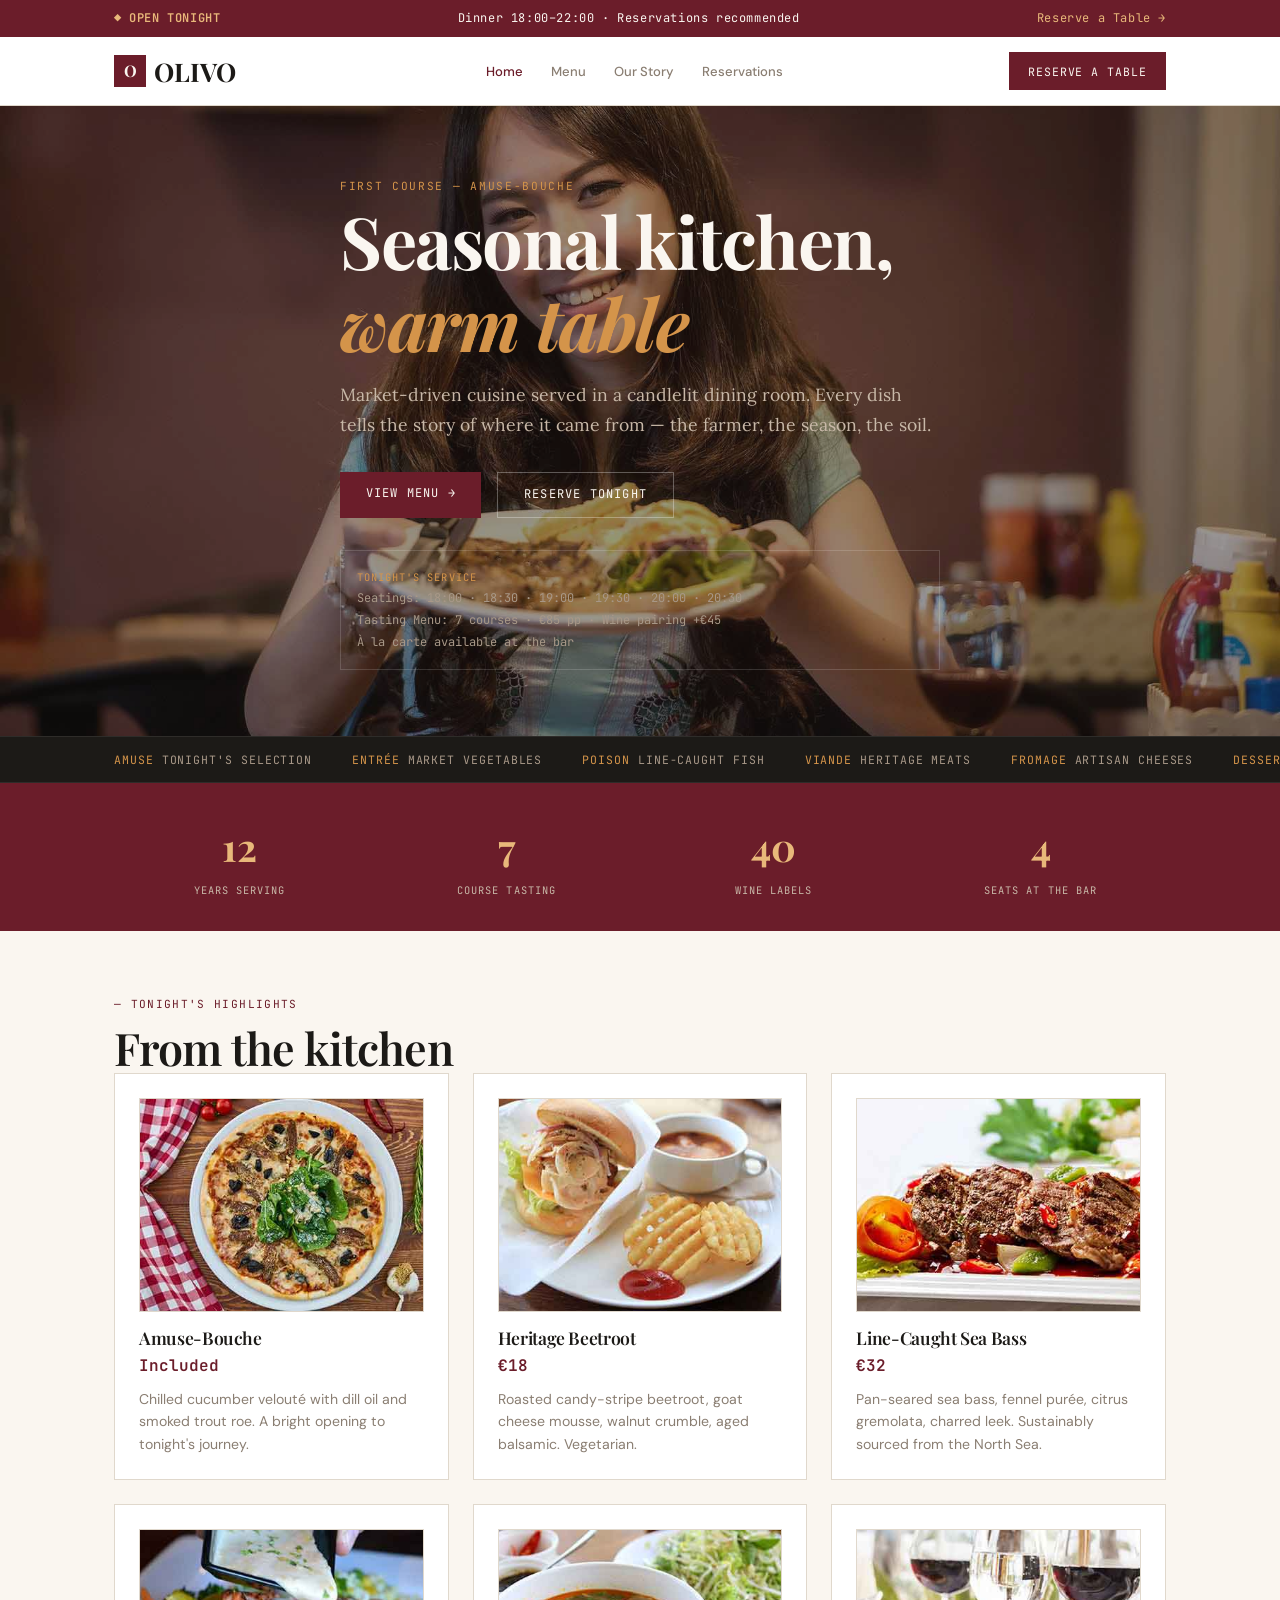
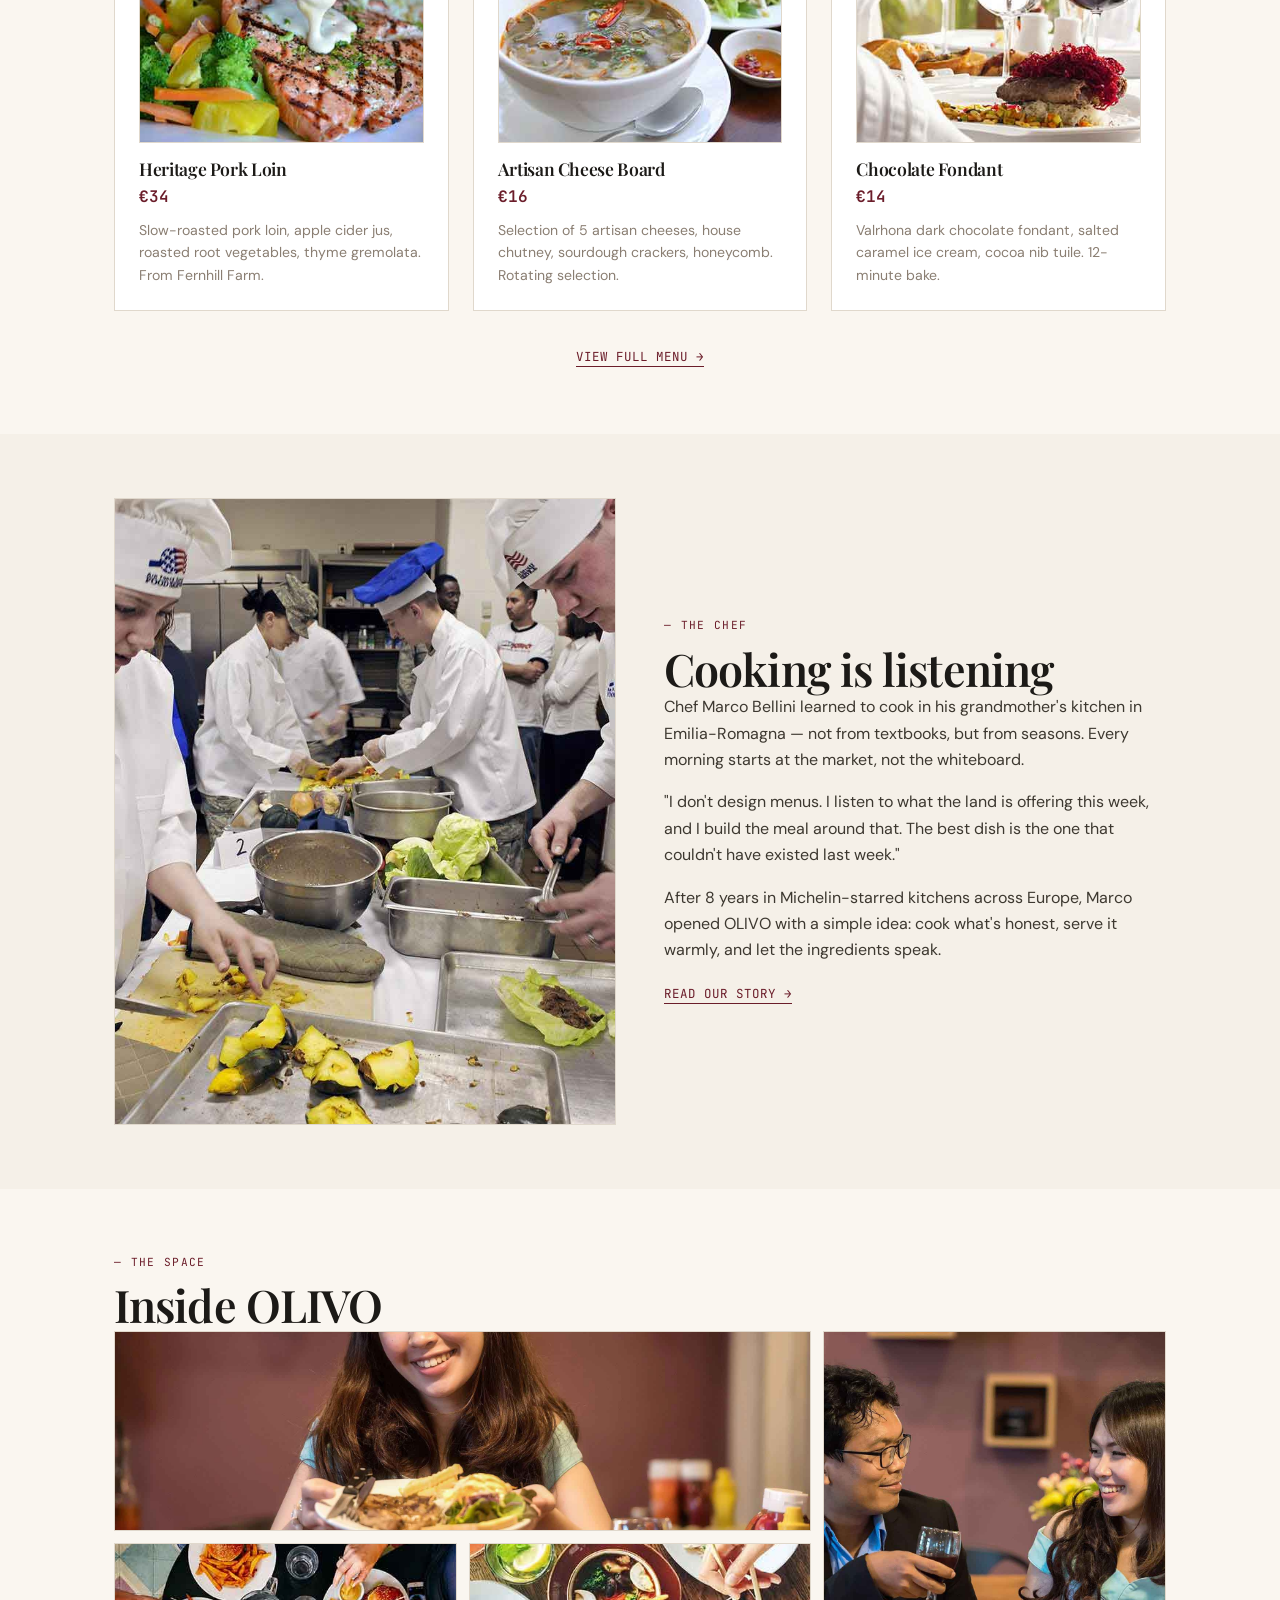
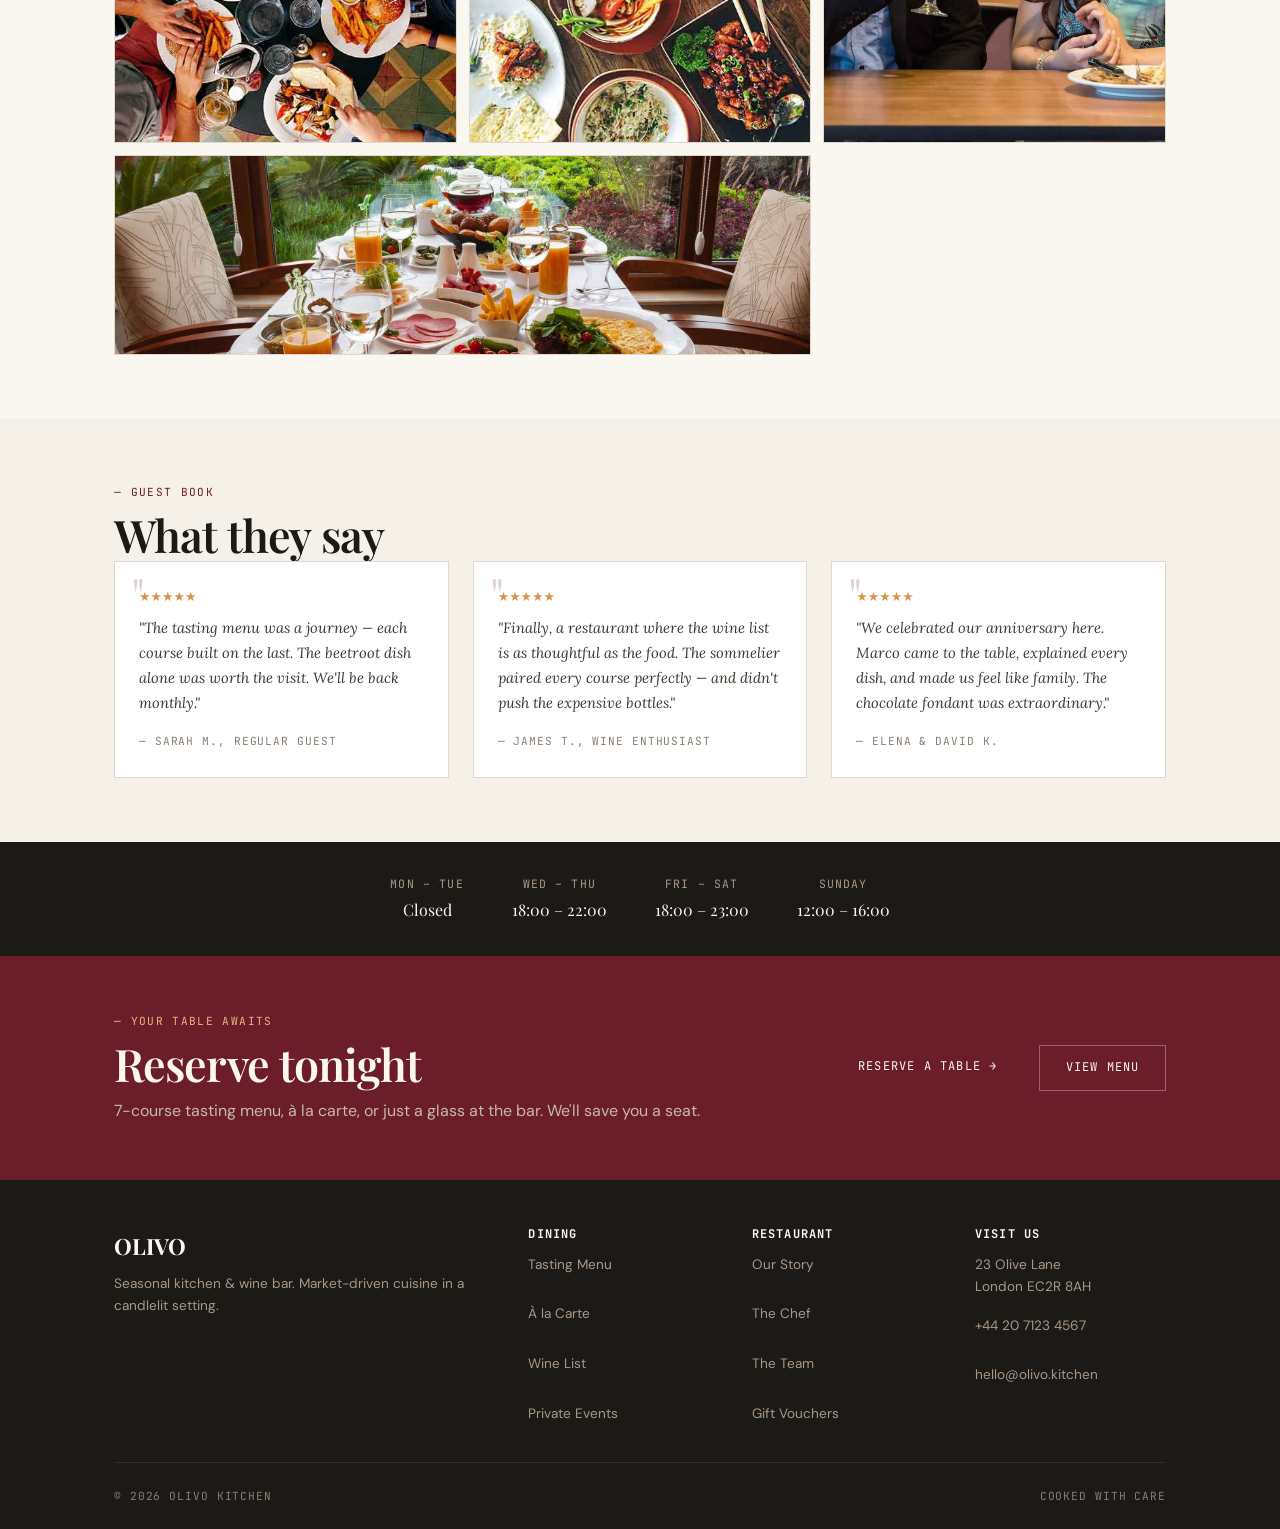
<file: index.html>
<!DOCTYPE html>
<html lang="en">
<head>
  <meta charset="UTF-8" />
  <meta name="viewport" content="width=device-width, initial-scale=1.0" />
  <title>OLIVO — Seasonal Kitchen &amp; Wine Bar</title>
  <meta name="description" content="OLIVO serves seasonal, market-driven cuisine in a warm, candlelit setting. Reservations open for dinner service." />
  <link rel="preconnect" href="https://fonts.googleapis.com" />
  <link rel="preconnect" href="https://fonts.gstatic.com" crossorigin />
  <link href="https://fonts.googleapis.com/css2?family=Playfair+Display:ital,wght@0,400;0,500;0,600;0,700;1,400;1,500&family=Lora:ital,wght@0,400;0,500;1,400;1,500&family=DM+Sans:wght@400;500;600;700&family=JetBrains+Mono:wght@400;500;600;700&display=swap" rel="stylesheet" />
  <link rel="stylesheet" href="assets/css/base.css" />
</head>
<body>

  <!-- RESERVATION BAR -->
  <div class="reservation-bar">
    <div class="container">
      <span class="live">◆ OPEN TONIGHT</span>
      <span>Dinner 18:00–22:00 · Reservations recommended</span>
      <a href="contact.html">Reserve a Table →</a>
    </div>
  </div>

  <!-- HEADER -->
  <header class="sitehead">
    <div class="container">
      <a href="index.html" class="mark"><span class="glyph">O</span>OLIVO</a>
      <nav id="mainnav">
        <a href="index.html" class="active">Home</a>
        <a href="menu.html">Menu</a>
        <a href="about.html">Our Story</a>
        <a href="contact.html">Reservations</a>
      </nav>
      <a href="contact.html" class="cta">Reserve a Table</a>
      <button class="burger" id="burger" aria-label="Menu">☰</button>
    </div>
  </header>

  <!-- HERO — TASTING MENU OPENING -->
  <section class="hero-tasting">
    <div class="bg" style="background-image:url('assets/img/slider-1.jpg')"></div>
    <div class="container">
      <div class="content">
        <span class="course-number">First Course — Amuse-Bouche</span>
        <h1>Seasonal kitchen, <em>warm&nbsp;table</em></h1>
        <p class="lead">Market-driven cuisine served in a candlelit dining room. Every dish tells the story of where it came from — the farmer, the season, the soil.</p>
        <div class="hero-actions">
          <a href="menu.html" class="btn-primary">View Menu →</a>
          <a href="contact.html" class="btn-ghost">Reserve Tonight</a>
        </div>
        <div class="spec-box reveal">
          <span class="spec-label">Tonight's Service</span><br />
          Seatings: 18:00 · 18:30 · 19:00 · 19:30 · 20:00 · 20:30<br />
          Tasting Menu: 7 courses · €85 pp · Wine pairing +€45<br />
          À la carte available at the bar
        </div>
      </div>
    </div>
  </section>

  <!-- COURSE STRIP -->
  <div class="course-strip">
    <div class="container">
      <div class="item"><span>Amuse</span> Tonight's Selection</div>
      <div class="item"><span>Entrée</span> Market Vegetables</div>
      <div class="item"><span>Poison</span> Line-Caught Fish</div>
      <div class="item"><span>Viande</span> Heritage Meats</div>
      <div class="item"><span>Fromage</span> Artisan Cheeses</div>
      <div class="item"><span>Dessert</span> Seasonal Sweet</div>
      <div class="item"><span>Mignardises</span> Petits Fours</div>
    </div>
  </div>

  <!-- READOUTS -->
  <section class="readouts">
    <div class="container">
      <div class="cell reveal"><span class="per" data-count="12">0</span><span class="label">Years serving</span></div>
      <div class="cell reveal d1"><span class="per" data-count="7">0</span><span class="label">Course tasting</span></div>
      <div class="cell reveal d2"><span class="per" data-count="40">0</span><span class="label">Wine labels</span></div>
      <div class="cell reveal d3"><span class="per" data-count="4">0</span><span class="label">Seats at the bar</span></div>
    </div>
  </section>

  <!-- SIGNATURE DISHES -->
  <section class="section">
    <div class="container">
      <span class="kicker">Tonight's Highlights</span>
      <h2>From the&nbsp;kitchen</h2>
      <div class="menu-grid">
        <div class="menu-card reveal">
          <div class="frame"><img src="assets/img/menu-1.jpg" alt="Amuse-bouche" /></div>
          <h3>Amuse-Bouche</h3>
          <div class="price">Included</div>
          <p>Chilled cucumber velouté with dill oil and smoked trout roe. A bright opening to tonight's journey.</p>
        </div>
        <div class="menu-card reveal d1">
          <div class="frame"><img src="assets/img/menu-2.jpg" alt="Heritage beetroot" /></div>
          <h3>Heritage Beetroot</h3>
          <div class="price">€18</div>
          <p>Roasted candy-stripe beetroot, goat cheese mousse, walnut crumble, aged balsamic. Vegetarian.</p>
        </div>
        <div class="menu-card reveal d2">
          <div class="frame"><img src="assets/img/menu-3.jpg" alt="Line-caught sea bass" /></div>
          <h3>Line-Caught Sea Bass</h3>
          <div class="price">€32</div>
          <p>Pan-seared sea bass, fennel purée, citrus gremolata, charred leek. Sustainably sourced from the North Sea.</p>
        </div>
        <div class="menu-card reveal">
          <div class="frame"><img src="assets/img/menu-4.jpg" alt="Heritage pork loin" /></div>
          <h3>Heritage Pork Loin</h3>
          <div class="price">€34</div>
          <p>Slow-roasted pork loin, apple cider jus, roasted root vegetables, thyme gremolata. From Fernhill Farm.</p>
        </div>
        <div class="menu-card reveal d1">
          <div class="frame"><img src="assets/img/menu-5.jpg" alt="Artisan cheese board" /></div>
          <h3>Artisan Cheese Board</h3>
          <div class="price">€16</div>
          <p>Selection of 5 artisan cheeses, house chutney, sourdough crackers, honeycomb. Rotating selection.</p>
        </div>
        <div class="menu-card reveal d2">
          <div class="frame"><img src="assets/img/menu-6.jpg" alt="Chocolate fondant" /></div>
          <h3>Chocolate Fondant</h3>
          <div class="price">€14</div>
          <p>Valrhona dark chocolate fondant, salted caramel ice cream, cocoa nib tuile. 12-minute bake.</p>
        </div>
      </div>
      <div style="text-align:center;margin-top:2rem">
        <a href="menu.html" class="link">View full menu →</a>
      </div>
    </div>
  </section>

  <!-- CHEF STORY -->
  <section class="section section--wash">
    <div class="container">
      <div class="feature">
        <div class="frame reveal"><img src="assets/img/about-us.jpg" alt="Chef at work" /></div>
        <div>
          <span class="kicker">The Chef</span>
          <h2>Cooking is&nbsp;listening</h2>
          <p>Chef Marco Bellini learned to cook in his grandmother's kitchen in Emilia-Romagna — not from textbooks, but from seasons. Every morning starts at the market, not the whiteboard.</p>
          <p>"I don't design menus. I listen to what the land is offering this week, and I build the meal around that. The best dish is the one that couldn't have existed last week."</p>
          <p>After 8 years in Michelin-starred kitchens across Europe, Marco opened OLIVO with a simple idea: cook what's honest, serve it warmly, and let the ingredients speak.</p>
          <a href="about.html" class="link">Read our story →</a>
        </div>
      </div>
    </div>
  </section>

  <!-- DINING GALLERY -->
  <section class="section">
    <div class="container">
      <span class="kicker">The Space</span>
      <h2>Inside&nbsp;OLIVO</h2>
      <div class="gallery-mosaic">
        <div class="item wide reveal"><img src="assets/img/slider-1.jpg" alt="Dining room" /></div>
        <div class="item tall reveal d1"><img src="assets/img/slider-2.jpg" alt="Bar area" /></div>
        <div class="item reveal d2"><img src="assets/img/menu-7.jpg" alt="Plating" /></div>
        <div class="item reveal d3"><img src="assets/img/menu-8.jpg" alt="Wine service" /></div>
        <div class="item wide reveal"><img src="assets/img/slider-3.jpg" alt="Private dining" /></div>
      </div>
    </div>
  </section>

  <!-- TESTIMONIALS -->
  <section class="section section--wash">
    <div class="container">
      <span class="kicker">Guest Book</span>
      <h2>What they&nbsp;say</h2>
      <div class="testimonials-grid">
        <div class="testimonial reveal">
          <div class="stars">★★★★★</div>
          <p>"The tasting menu was a journey — each course built on the last. The beetroot dish alone was worth the visit. We'll be back monthly."</p>
          <span class="author">— Sarah M., regular guest</span>
        </div>
        <div class="testimonial reveal d1">
          <div class="stars">★★★★★</div>
          <p>"Finally, a restaurant where the wine list is as thoughtful as the food. The sommelier paired every course perfectly — and didn't push the expensive bottles."</p>
          <span class="author">— James T., wine enthusiast</span>
        </div>
        <div class="testimonial reveal d2">
          <div class="stars">★★★★★</div>
          <p>"We celebrated our anniversary here. Marco came to the table, explained every dish, and made us feel like family. The chocolate fondant was extraordinary."</p>
          <span class="author">— Elena & David K.</span>
        </div>
      </div>
    </div>
  </section>

  <!-- HOURS -->
  <div class="hours-strip">
    <div class="container">
      <div><div class="day">Mon – Tue</div><div class="time">Closed</div></div>
      <div><div class="day">Wed – Thu</div><div class="time">18:00 – 22:00</div></div>
      <div><div class="day">Fri – Sat</div><div class="time">18:00 – 23:00</div></div>
      <div><div class="day">Sunday</div><div class="time">12:00 – 16:00</div></div>
    </div>
  </div>

  <!-- CTA -->
  <section class="cta-band">
    <div class="container">
      <div>
        <span class="kicker">Your Table Awaits</span>
        <h2>Reserve&nbsp;tonight</h2>
        <p>7-course tasting menu, à la carte, or just a glass at the bar. We'll save you a seat.</p>
      </div>
      <div class="actions">
        <a href="contact.html" class="btn-primary">Reserve a Table →</a>
        <a href="menu.html" class="btn-ghost">View Menu</a>
      </div>
    </div>
  </section>

  <!-- FOOTER -->
  <footer class="footer">
    <div class="container">
      <div class="footer-grid">
        <div>
          <div class="brand">OLIVO</div>
          <p>Seasonal kitchen & wine bar. Market-driven cuisine in a candlelit setting.</p>
        </div>
        <div>
          <h4>Dining</h4>
          <a href="menu.html">Tasting Menu</a><br />
          <a href="menu.html">À la Carte</a><br />
          <a href="menu.html">Wine List</a><br />
          <a href="contact.html">Private Events</a>
        </div>
        <div>
          <h4>Restaurant</h4>
          <a href="about.html">Our Story</a><br />
          <a href="about.html">The Chef</a><br />
          <a href="about.html">The Team</a><br />
          <a href="contact.html">Gift Vouchers</a>
        </div>
        <div>
          <h4>Visit Us</h4>
          <p>23 Olive Lane<br />London EC2R 8AH</p>
          <a href="tel:+442071234567">+44 20 7123 4567</a><br />
          <a href="mailto:hello@olivo.kitchen">hello@olivo.kitchen</a>
        </div>
      </div>
      <div class="base">
        <span>© <span data-year></span> OLIVO Kitchen</span>
        <span>Cooked with care</span>
      </div>
    </div>
  </footer>

  <script src="assets/js/main.js"></script>
</body>
</html>
</file>
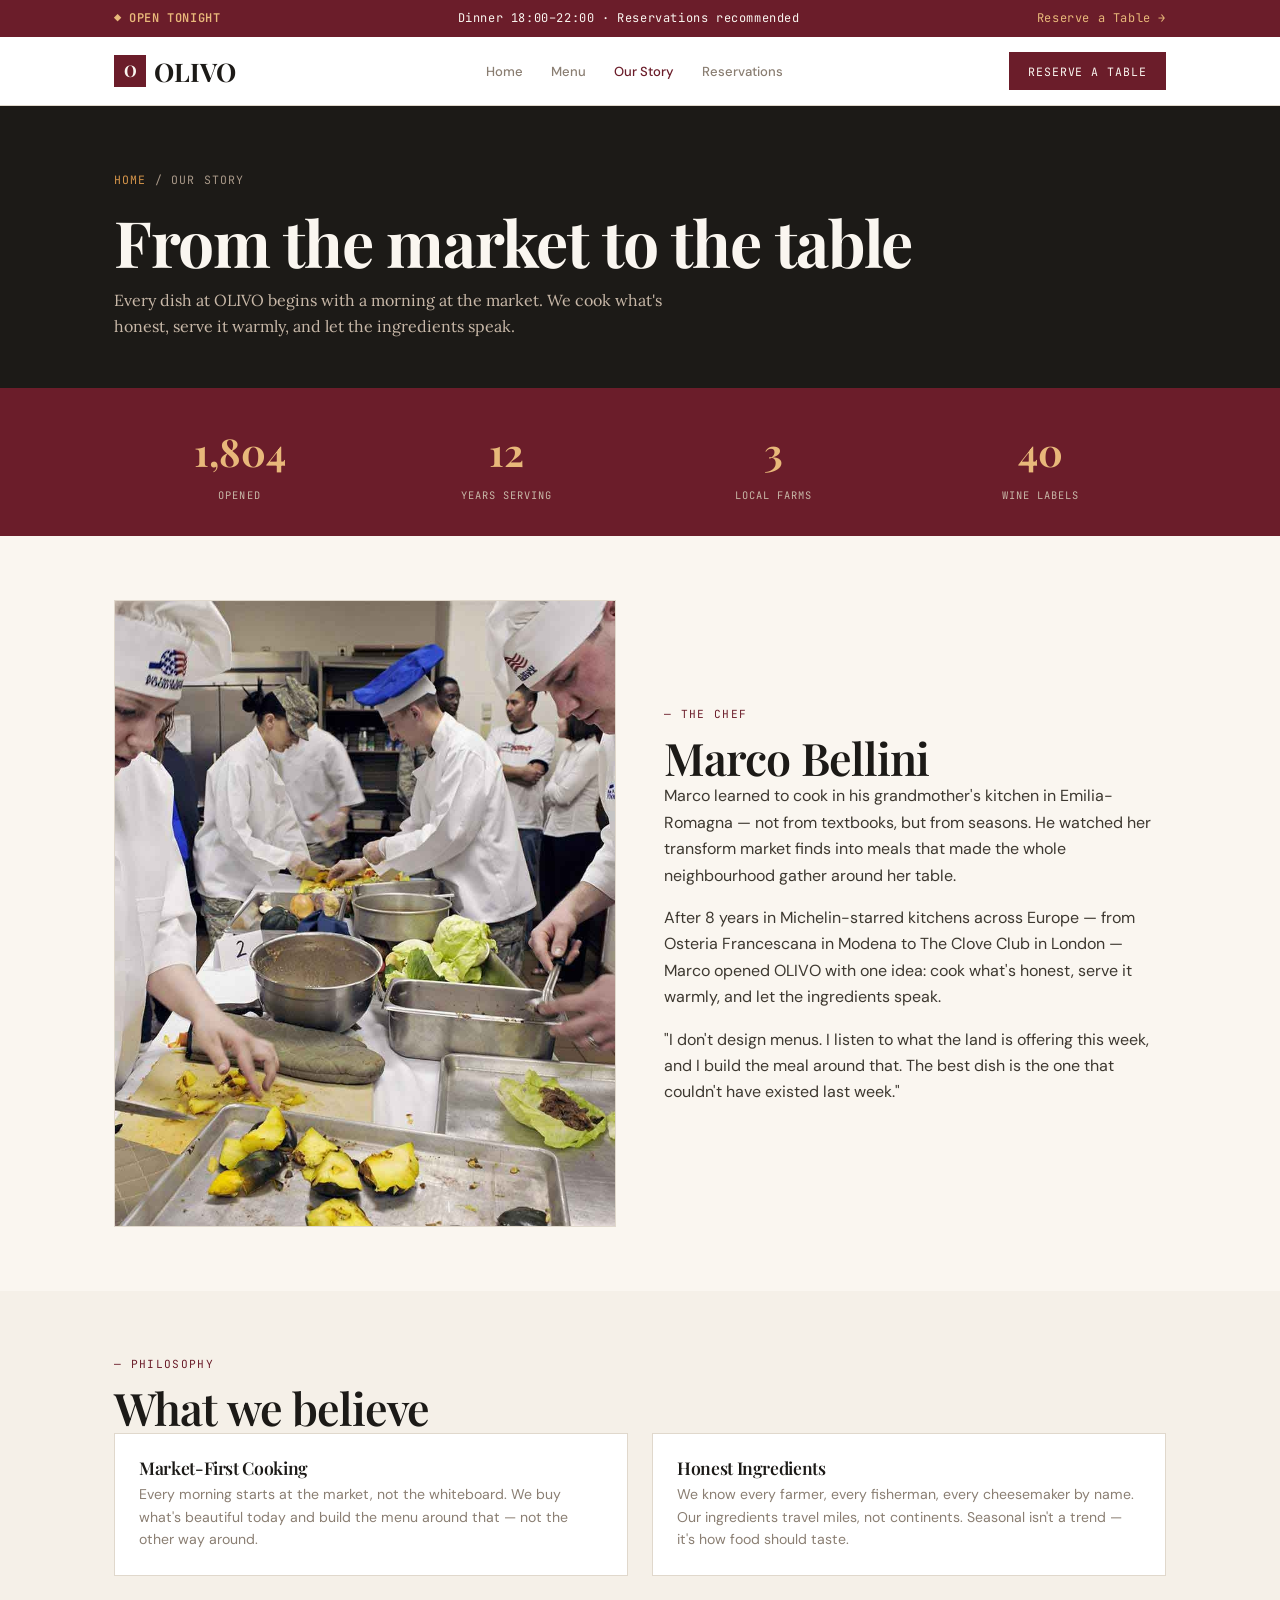
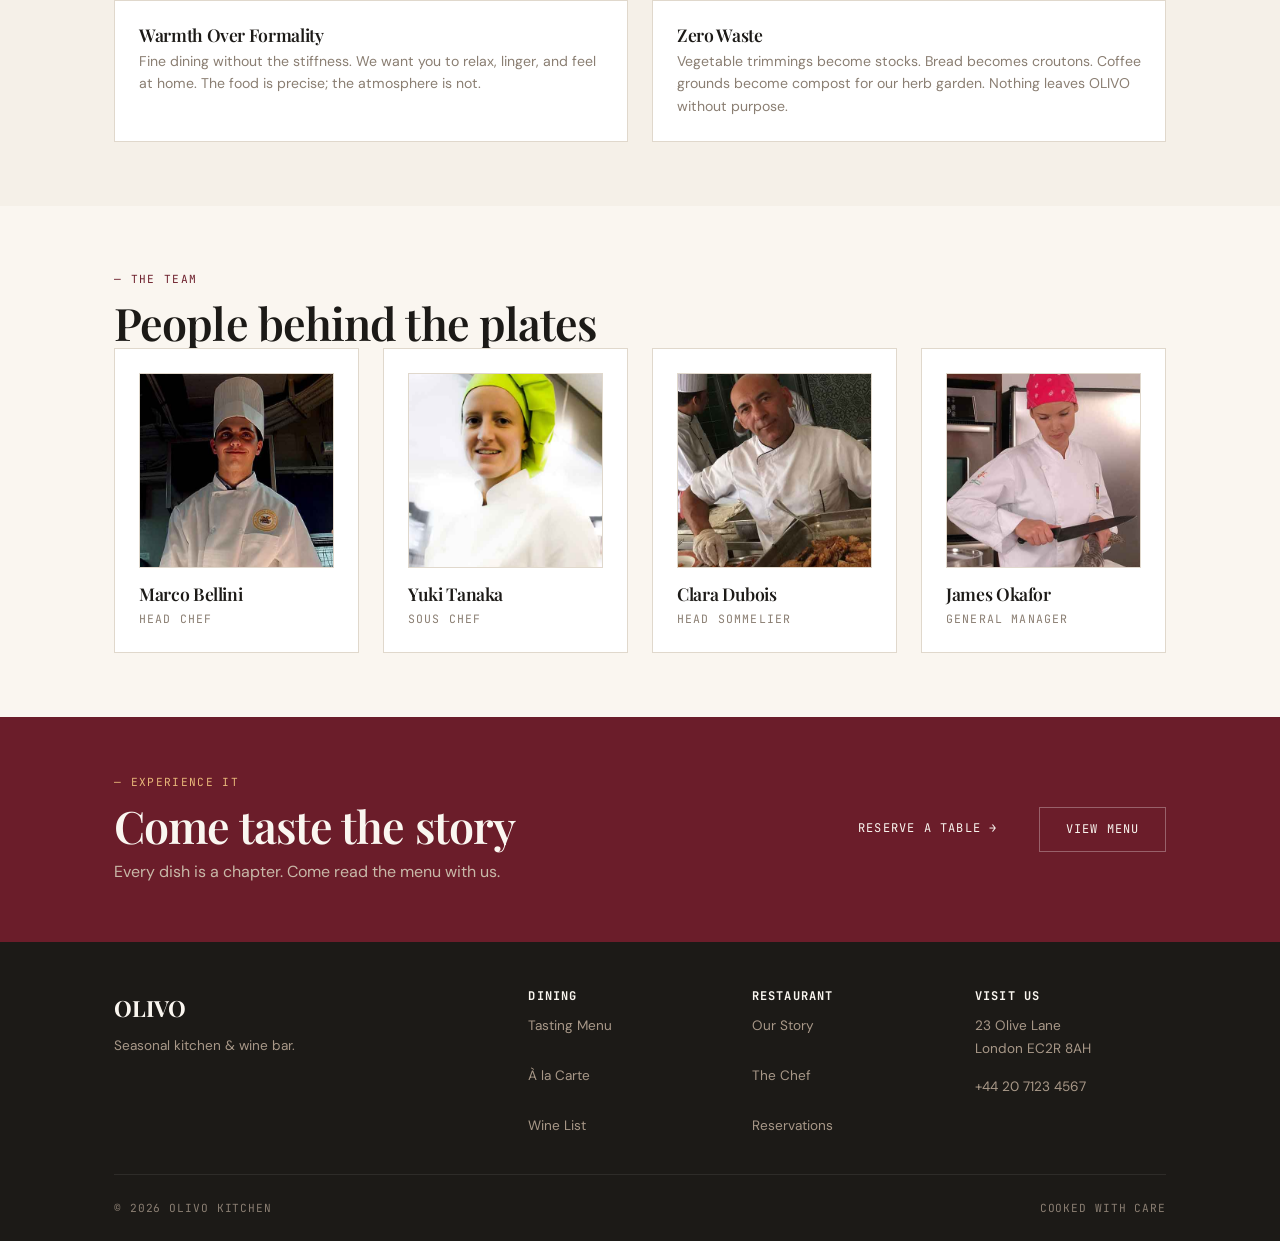
<file: about.html>
<!DOCTYPE html>
<html lang="en">
<head>
  <meta charset="UTF-8" />
  <meta name="viewport" content="width=device-width, initial-scale=1.0" />
  <title>Our Story — OLIVO Kitchen</title>
  <meta name="description" content="The story behind OLIVO — Chef Marco Bellini's journey from Emilia-Romagna to London, and the philosophy of market-driven cooking." />
  <link rel="preconnect" href="https://fonts.googleapis.com" />
  <link rel="preconnect" href="https://fonts.gstatic.com" crossorigin />
  <link href="https://fonts.googleapis.com/css2?family=Playfair+Display:ital,wght@0,400;0,500;0,600;0,700;1,400;1,500&family=Lora:ital,wght@0,400;0,500;1,400;1,500&family=DM+Sans:wght@400;500;600;700&family=JetBrains+Mono:wght@400;500;600;700&display=swap" rel="stylesheet" />
  <link rel="stylesheet" href="assets/css/base.css" />
</head>
<body>

  <div class="reservation-bar">
    <div class="container">
      <span class="live">◆ OPEN TONIGHT</span>
      <span>Dinner 18:00–22:00 · Reservations recommended</span>
      <a href="contact.html">Reserve a Table →</a>
    </div>
  </div>

  <header class="sitehead">
    <div class="container">
      <a href="index.html" class="mark"><span class="glyph">O</span>OLIVO</a>
      <nav id="mainnav">
        <a href="index.html">Home</a>
        <a href="menu.html">Menu</a>
        <a href="about.html" class="active">Our Story</a>
        <a href="contact.html">Reservations</a>
      </nav>
      <a href="contact.html" class="cta">Reserve a Table</a>
      <button class="burger" id="burger" aria-label="Menu">☰</button>
    </div>
  </header>

  <section class="page-head">
    <div class="container">
      <span class="crumb"><a href="index.html">Home</a> / Our Story</span>
      <h1>From the market to the&nbsp;table</h1>
      <p>Every dish at OLIVO begins with a morning at the market. We cook what's honest, serve it warmly, and let the ingredients speak.</p>
    </div>
  </section>

  <section class="readouts">
    <div class="container">
      <div class="cell reveal"><span class="per" data-count="2014">0</span><span class="label">Opened</span></div>
      <div class="cell reveal d1"><span class="per" data-count="12">0</span><span class="label">Years serving</span></div>
      <div class="cell reveal d2"><span class="per" data-count="3">0</span><span class="label">Local farms</span></div>
      <div class="cell reveal d3"><span class="per" data-count="40">0</span><span class="label">Wine labels</span></div>
    </div>
  </section>

  <section class="section">
    <div class="container">
      <div class="feature">
        <div class="frame reveal"><img src="assets/img/about-us.jpg" alt="Chef Marco Bellini" /></div>
        <div>
          <span class="kicker">The Chef</span>
          <h2>Marco&nbsp;Bellini</h2>
          <p>Marco learned to cook in his grandmother's kitchen in Emilia-Romagna — not from textbooks, but from seasons. He watched her transform market finds into meals that made the whole neighbourhood gather around her table.</p>
          <p>After 8 years in Michelin-starred kitchens across Europe — from Osteria Francescana in Modena to The Clove Club in London — Marco opened OLIVO with one idea: cook what's honest, serve it warmly, and let the ingredients speak.</p>
          <p>"I don't design menus. I listen to what the land is offering this week, and I build the meal around that. The best dish is the one that couldn't have existed last week."</p>
        </div>
      </div>
    </div>
  </section>

  <section class="section section--wash">
    <div class="container">
      <span class="kicker">Philosophy</span>
      <h2>What we&nbsp;believe</h2>
      <div class="menu-grid" style="grid-template-columns:repeat(2,1fr)">
        <div class="menu-card reveal">
          <h3>Market-First Cooking</h3>
          <p>Every morning starts at the market, not the whiteboard. We buy what's beautiful today and build the menu around that — not the other way around.</p>
        </div>
        <div class="menu-card reveal d1">
          <h3>Honest Ingredients</h3>
          <p>We know every farmer, every fisherman, every cheesemaker by name. Our ingredients travel miles, not continents. Seasonal isn't a trend — it's how food should taste.</p>
        </div>
        <div class="menu-card reveal d2">
          <h3>Warmth Over Formality</h3>
          <p>Fine dining without the stiffness. We want you to relax, linger, and feel at home. The food is precise; the atmosphere is not.</p>
        </div>
        <div class="menu-card reveal d3">
          <h3>Zero Waste</h3>
          <p>Vegetable trimmings become stocks. Bread becomes croutons. Coffee grounds become compost for our herb garden. Nothing leaves OLIVO without purpose.</p>
        </div>
      </div>
    </div>
  </section>

  <section class="section">
    <div class="container">
      <span class="kicker">The Team</span>
      <h2>People behind the&nbsp;plates</h2>
      <div class="menu-grid" style="grid-template-columns:repeat(4,1fr)">
        <div class="menu-card reveal">
          <div class="frame"><img src="assets/img/team-1.jpg" alt="Head Chef" style="aspect-ratio:1/1;object-fit:cover" /></div>
          <h3>Marco Bellini</h3>
          <span class="label">Head Chef</span>
        </div>
        <div class="menu-card reveal d1">
          <div class="frame"><img src="assets/img/team-2.jpg" alt="Sous Chef" style="aspect-ratio:1/1;object-fit:cover" /></div>
          <h3>Yuki Tanaka</h3>
          <span class="label">Sous Chef</span>
        </div>
        <div class="menu-card reveal d2">
          <div class="frame"><img src="assets/img/team-3.jpg" alt="Sommelier" style="aspect-ratio:1/1;object-fit:cover" /></div>
          <h3>Clara Dubois</h3>
          <span class="label">Head Sommelier</span>
        </div>
        <div class="menu-card reveal d3">
          <div class="frame"><img src="assets/img/team-4.jpg" alt="General Manager" style="aspect-ratio:1/1;object-fit:cover" /></div>
          <h3>James Okafor</h3>
          <span class="label">General Manager</span>
        </div>
      </div>
    </div>
  </section>

  <section class="cta-band">
    <div class="container">
      <div>
        <span class="kicker">Experience It</span>
        <h2>Come taste the&nbsp;story</h2>
        <p>Every dish is a chapter. Come read the menu with us.</p>
      </div>
      <div class="actions">
        <a href="contact.html" class="btn-primary">Reserve a Table →</a>
        <a href="menu.html" class="btn-ghost">View Menu</a>
      </div>
    </div>
  </section>

  <footer class="footer">
    <div class="container">
      <div class="footer-grid">
        <div><div class="brand">OLIVO</div><p>Seasonal kitchen & wine bar.</p></div>
        <div><h4>Dining</h4><a href="menu.html">Tasting Menu</a><br /><a href="menu.html">À la Carte</a><br /><a href="menu.html">Wine List</a></div>
        <div><h4>Restaurant</h4><a href="about.html">Our Story</a><br /><a href="about.html">The Chef</a><br /><a href="contact.html">Reservations</a></div>
        <div><h4>Visit Us</h4><p>23 Olive Lane<br />London EC2R 8AH</p><a href="tel:+442071234567">+44 20 7123 4567</a></div>
      </div>
      <div class="base">
        <span>© <span data-year></span> OLIVO Kitchen</span>
        <span>Cooked with care</span>
      </div>
    </div>
  </footer>
  <script src="assets/js/main.js"></script>
</body>
</html>
</file>
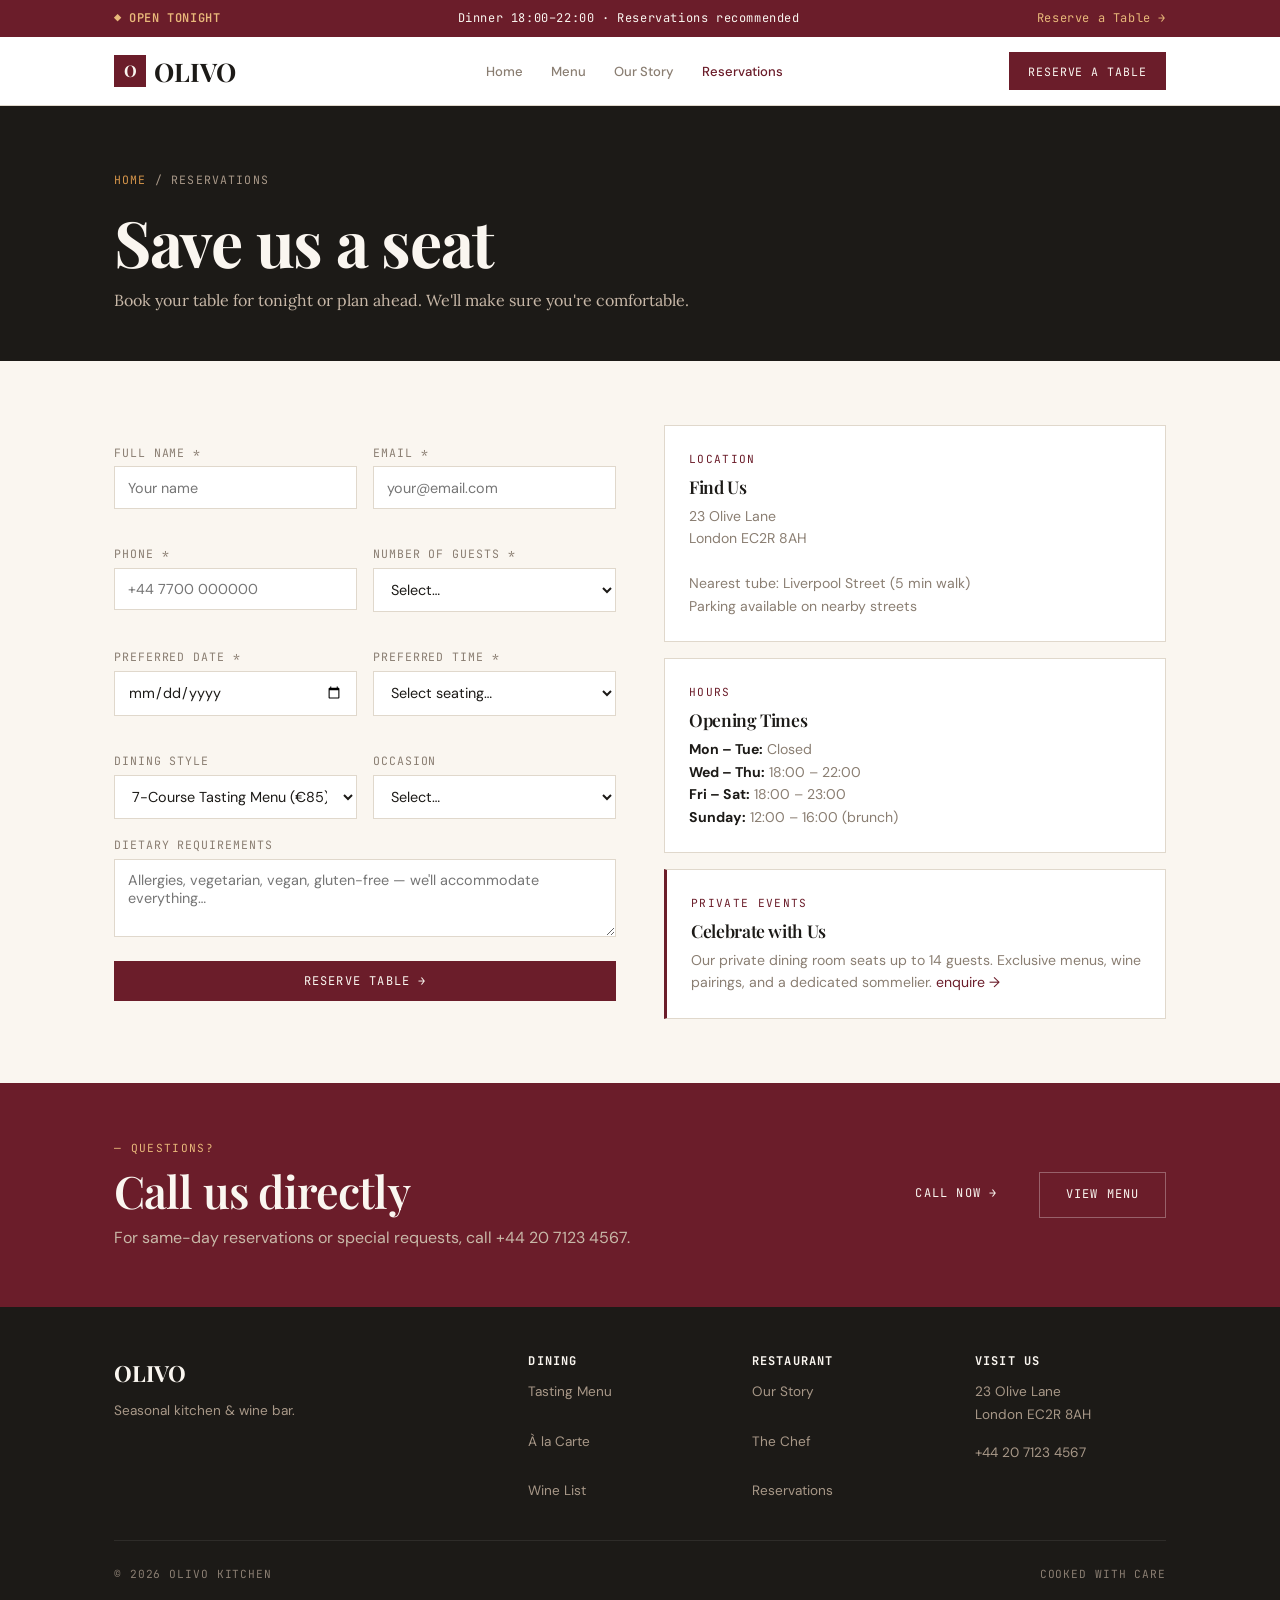
<file: contact.html>
<!DOCTYPE html>
<html lang="en">
<head>
  <meta charset="UTF-8" />
  <meta name="viewport" content="width=device-width, initial-scale=1.0" />
  <title>Reservations — OLIVO Kitchen</title>
  <meta name="description" content="Reserve a table at OLIVO. Tasting menu, à la carte, or private events — we'll save you a seat." />
  <link rel="preconnect" href="https://fonts.googleapis.com" />
  <link rel="preconnect" href="https://fonts.gstatic.com" crossorigin />
  <link href="https://fonts.googleapis.com/css2?family=Playfair+Display:ital,wght@0,400;0,500;0,600;0,700;1,400;1,500&family=Lora:ital,wght@0,400;0,500;1,400;1,500&family=DM+Sans:wght@400;500;600;700&family=JetBrains+Mono:wght@400;500;600;700&display=swap" rel="stylesheet" />
  <link rel="stylesheet" href="assets/css/base.css" />
</head>
<body>

  <div class="reservation-bar">
    <div class="container">
      <span class="live">◆ OPEN TONIGHT</span>
      <span>Dinner 18:00–22:00 · Reservations recommended</span>
      <a href="contact.html">Reserve a Table →</a>
    </div>
  </div>

  <header class="sitehead">
    <div class="container">
      <a href="index.html" class="mark"><span class="glyph">O</span>OLIVO</a>
      <nav id="mainnav">
        <a href="index.html">Home</a>
        <a href="menu.html">Menu</a>
        <a href="about.html">Our Story</a>
        <a href="contact.html" class="active">Reservations</a>
      </nav>
      <a href="contact.html" class="cta">Reserve a Table</a>
      <button class="burger" id="burger" aria-label="Menu">☰</button>
    </div>
  </header>

  <section class="page-head">
    <div class="container">
      <span class="crumb"><a href="index.html">Home</a> / Reservations</span>
      <h1>Save us a&nbsp;seat</h1>
      <p>Book your table for tonight or plan ahead. We'll make sure you're comfortable.</p>
    </div>
  </section>

  <section class="section">
    <div class="container">
      <div class="feature">
        <div>
          <form id="reservationform" novalidate>
            <div class="form-row">
              <div class="field">
                <label for="name">Full Name *</label>
                <input type="text" id="name" name="name" required placeholder="Your name" />
                <span class="error" id="err-name"></span>
              </div>
              <div class="field">
                <label for="email">Email *</label>
                <input type="email" id="email" name="email" required placeholder="your@email.com" />
                <span class="error" id="err-email"></span>
              </div>
            </div>
            <div class="form-row">
              <div class="field">
                <label for="phone">Phone *</label>
                <input type="tel" id="phone" name="phone" required placeholder="+44 7700 000000" />
                <span class="error" id="err-phone"></span>
              </div>
              <div class="field">
                <label for="guests">Number of Guests *</label>
                <select id="guests" name="guests" required>
                  <option value="">Select…</option>
                  <option value="1">1 guest</option>
                  <option value="2">2 guests</option>
                  <option value="3">3 guests</option>
                  <option value="4">4 guests</option>
                  <option value="5">5 guests</option>
                  <option value="6">6 guests</option>
                  <option value="7+">7+ (private dining)</option>
                </select>
                <span class="error" id="err-guests"></span>
              </div>
            </div>
            <div class="form-row">
              <div class="field">
                <label for="date">Preferred Date *</label>
                <input type="date" id="date" name="date" required />
                <span class="error" id="err-date"></span>
              </div>
              <div class="field">
                <label for="time">Preferred Time *</label>
                <select id="time" name="time" required>
                  <option value="">Select seating…</option>
                  <option value="18:00">18:00</option>
                  <option value="18:30">18:30</option>
                  <option value="19:00">19:00</option>
                  <option value="19:30">19:30</option>
                  <option value="20:00">20:00</option>
                  <option value="20:30">20:30</option>
                  <option value="21:00">21:00</option>
                </select>
                <span class="error" id="err-time"></span>
              </div>
            </div>
            <div class="form-row">
              <div class="field">
                <label for="dining">Dining Style</label>
                <select id="dining" name="dining">
                  <option value="tasting">7-Course Tasting Menu (€85)</option>
                  <option value="alacarte">À la Carte</option>
                  <option value="bar">Bar Seating (walk-in)</option>
                  <option value="private">Private Dining (7+)</option>
                </select>
              </div>
              <div class="field">
                <label for="occasion">Occasion</label>
                <select id="occasion" name="occasion">
                  <option value="">Select…</option>
                  <option value="birthday">Birthday</option>
                  <option value="anniversary">Anniversary</option>
                  <option value="date">Date Night</option>
                  <option value="business">Business Dinner</option>
                  <option value="celebration">Celebration</option>
                  <option value="other">Other</option>
                </select>
              </div>
            </div>
            <div class="field" style="margin-top:1rem">
              <label for="dietary">Dietary Requirements</label>
              <textarea id="dietary" name="dietary" rows="3" placeholder="Allergies, vegetarian, vegan, gluten-free — we'll accommodate everything…"></textarea>
            </div>
            <div class="field" style="margin-top:1rem">
              <button type="submit" class="btn-primary" style="width:100%">Reserve Table →</button>
            </div>
            <div id="form-success" style="display:none;padding:1rem;margin-top:1rem;background:var(--burgundy);color:var(--cream);font-family:var(--font-mono);font-size:.85rem;border:1px solid var(--burgundy)">
              ✓ Reservation request received. We'll confirm by email within 2 hours.
            </div>
          </form>
        </div>
        <div>
          <div class="menu-card reveal">
            <span class="eyebrow">Location</span>
            <h3>Find Us</h3>
            <p style="margin-top:.5rem">23 Olive Lane<br />London EC2R 8AH<br /><br />Nearest tube: Liverpool Street (5 min walk)<br />Parking available on nearby streets</p>
          </div>
          <div class="menu-card reveal d1" style="margin-top:1rem">
            <span class="eyebrow">Hours</span>
            <h3>Opening Times</h3>
            <p style="margin-top:.5rem">
              <strong style="color:var(--heading)">Mon – Tue:</strong> Closed<br />
              <strong style="color:var(--heading)">Wed – Thu:</strong> 18:00 – 22:00<br />
              <strong style="color:var(--heading)">Fri – Sat:</strong> 18:00 – 23:00<br />
              <strong style="color:var(--heading)">Sunday:</strong> 12:00 – 16:00 (brunch)
            </p>
          </div>
          <div class="menu-card reveal d2" style="margin-top:1rem;border-left:3px solid var(--burgundy)">
            <span class="eyebrow">Private Events</span>
            <h3>Celebrate with Us</h3>
            <p style="margin-top:.5rem">Our private dining room seats up to 14 guests. Exclusive menus, wine pairings, and a dedicated sommelier. <a href="mailto:events@olivo.kitchen">enquire →</a></p>
          </div>
        </div>
      </div>
    </div>
  </section>

  <section class="cta-band">
    <div class="container">
      <div>
        <span class="kicker">Questions?</span>
        <h2>Call us&nbsp;directly</h2>
        <p>For same-day reservations or special requests, call +44 20 7123 4567.</p>
      </div>
      <div class="actions">
        <a href="tel:+442071234567" class="btn-primary">Call Now →</a>
        <a href="menu.html" class="btn-ghost">View Menu</a>
      </div>
    </div>
  </section>

  <footer class="footer">
    <div class="container">
      <div class="footer-grid">
        <div><div class="brand">OLIVO</div><p>Seasonal kitchen & wine bar.</p></div>
        <div><h4>Dining</h4><a href="menu.html">Tasting Menu</a><br /><a href="menu.html">À la Carte</a><br /><a href="menu.html">Wine List</a></div>
        <div><h4>Restaurant</h4><a href="about.html">Our Story</a><br /><a href="about.html">The Chef</a><br /><a href="contact.html">Reservations</a></div>
        <div><h4>Visit Us</h4><p>23 Olive Lane<br />London EC2R 8AH</p><a href="tel:+442071234567">+44 20 7123 4567</a></div>
      </div>
      <div class="base">
        <span>© <span data-year></span> OLIVO Kitchen</span>
        <span>Cooked with care</span>
      </div>
    </div>
  </footer>
  <script src="assets/js/main.js"></script>
</body>
</html>
</file>
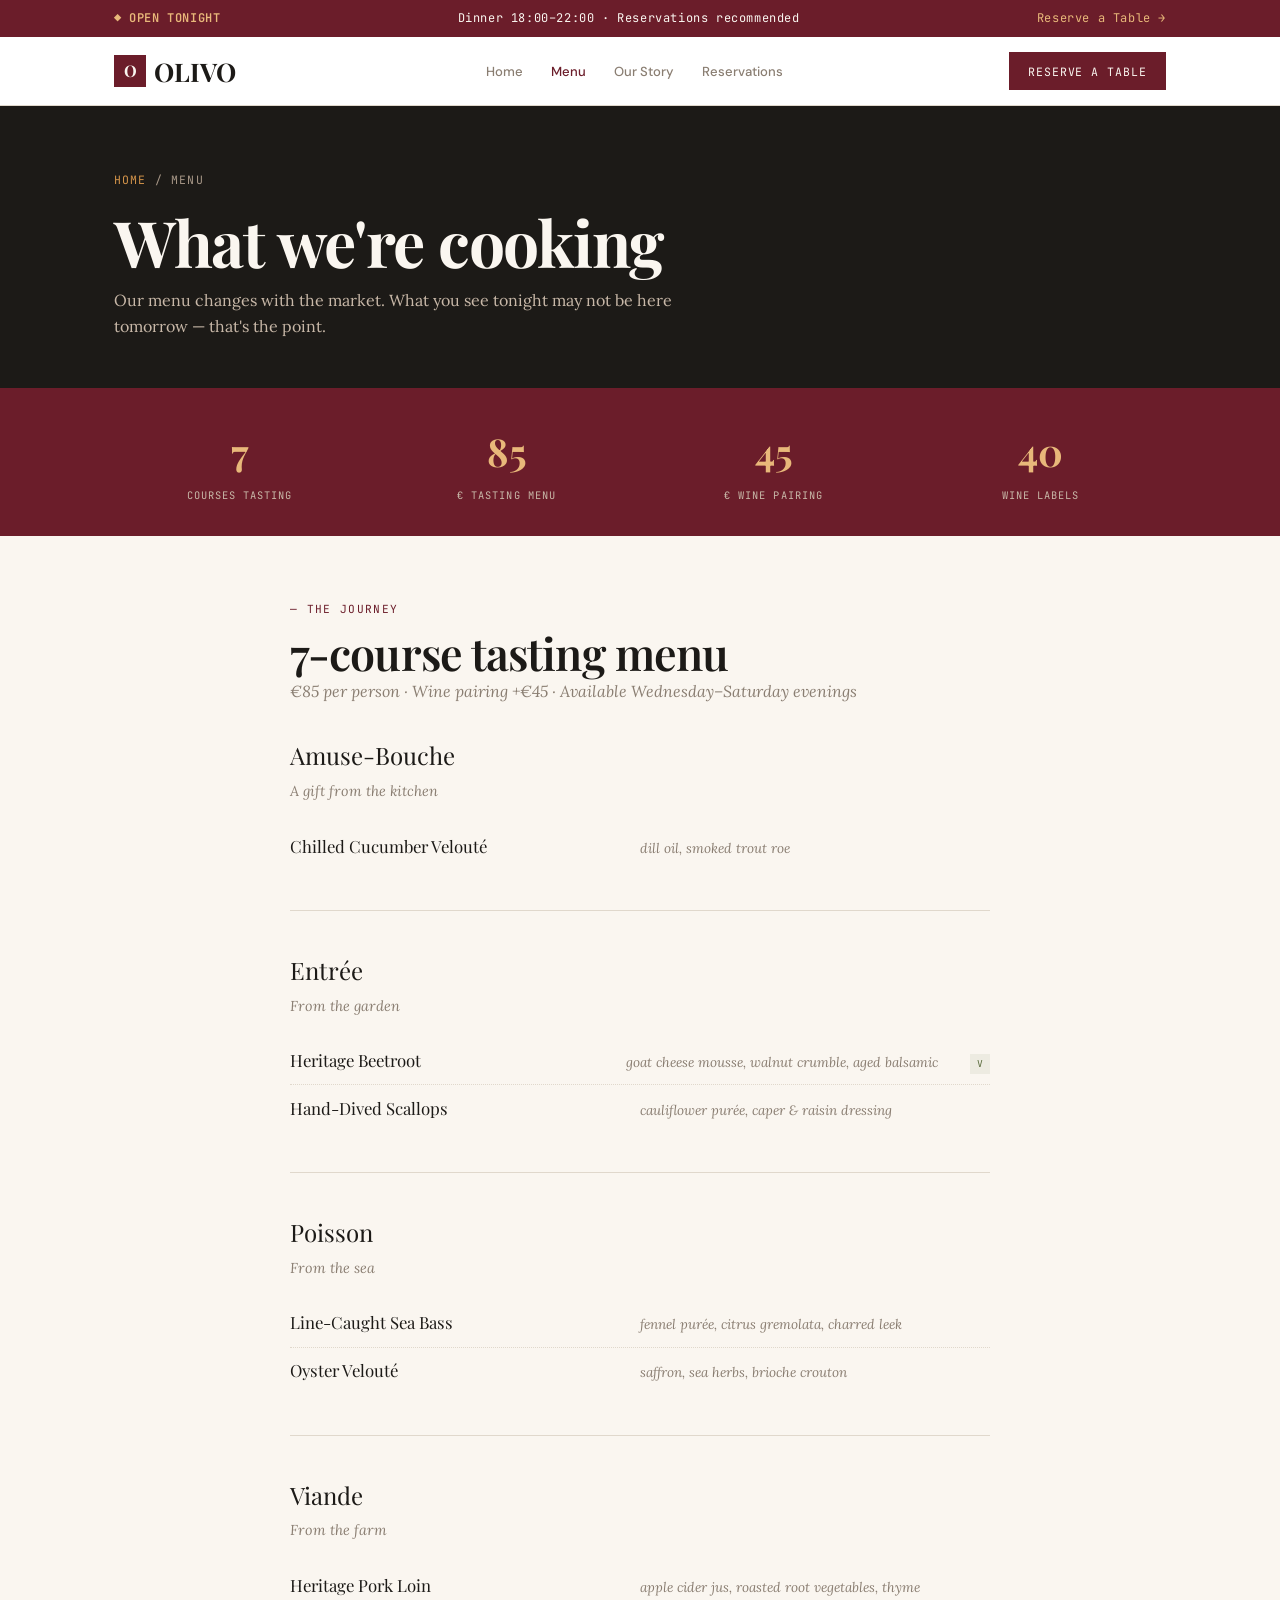
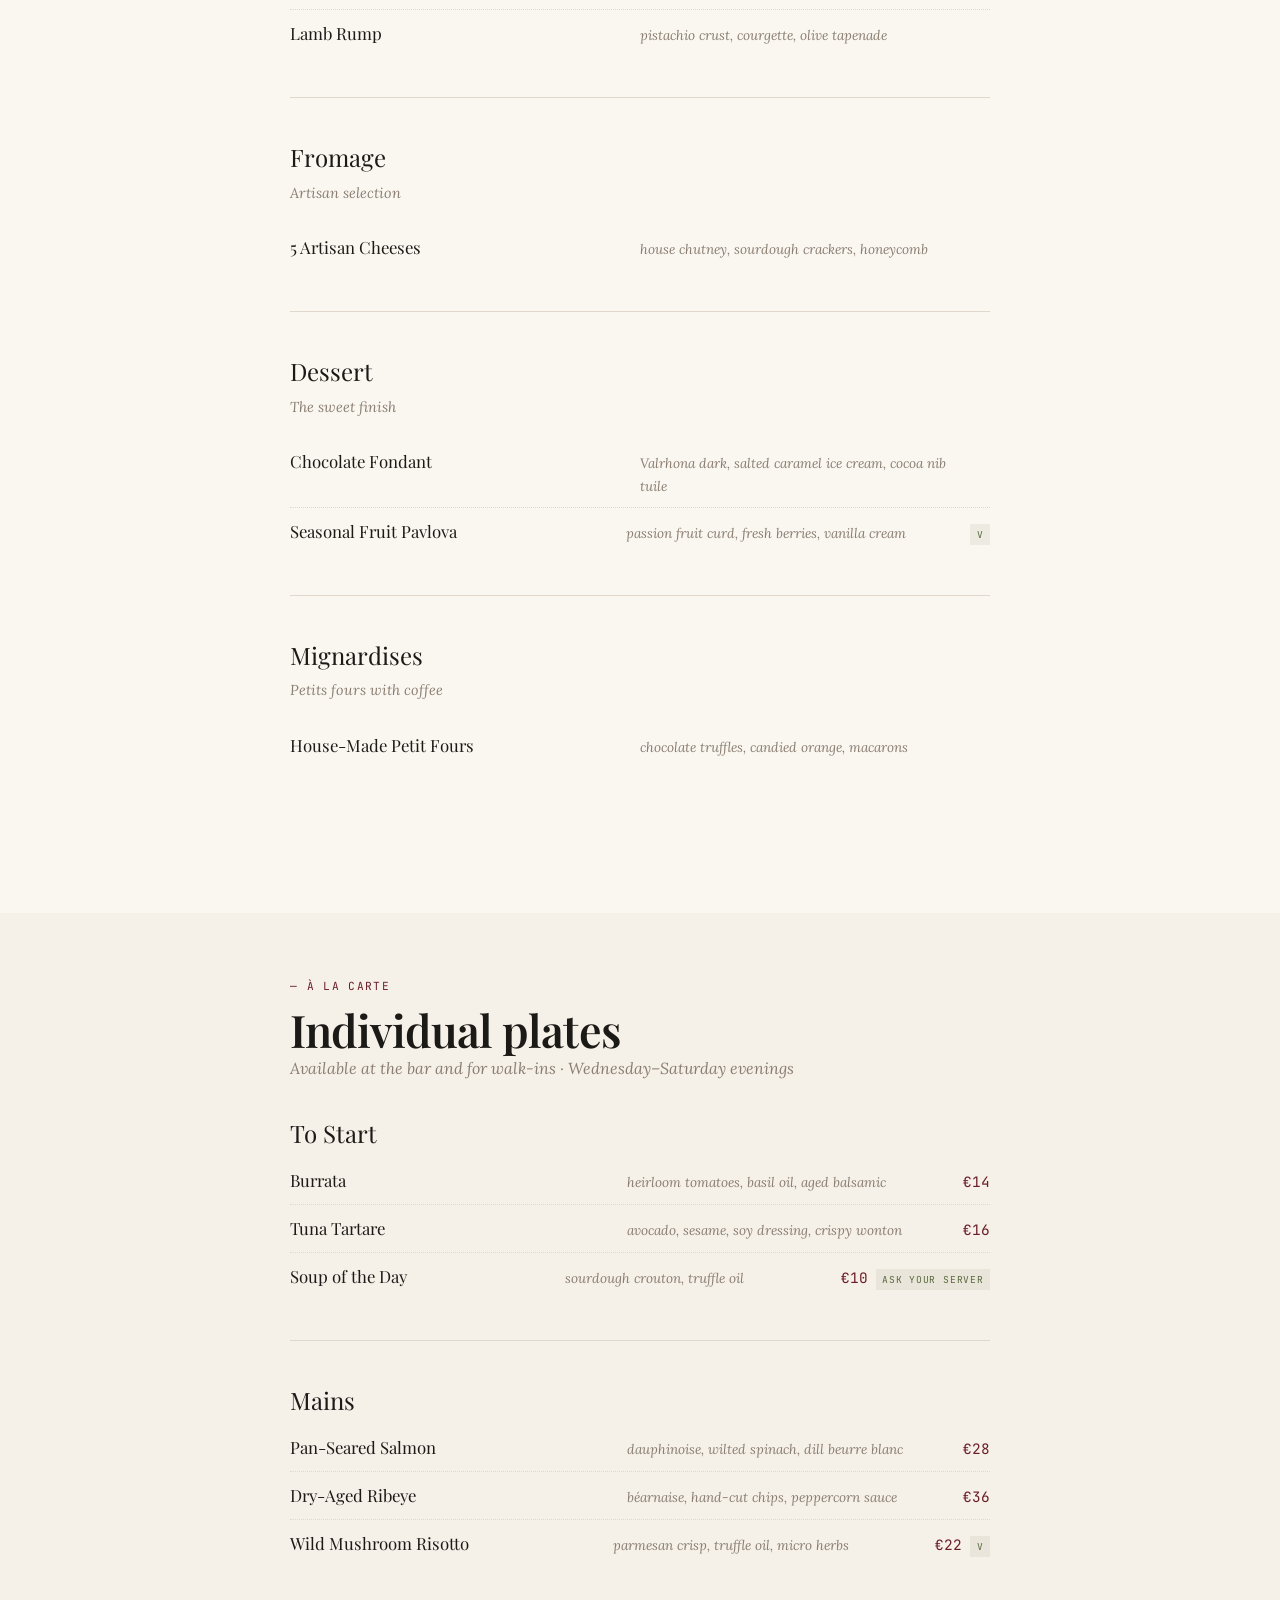
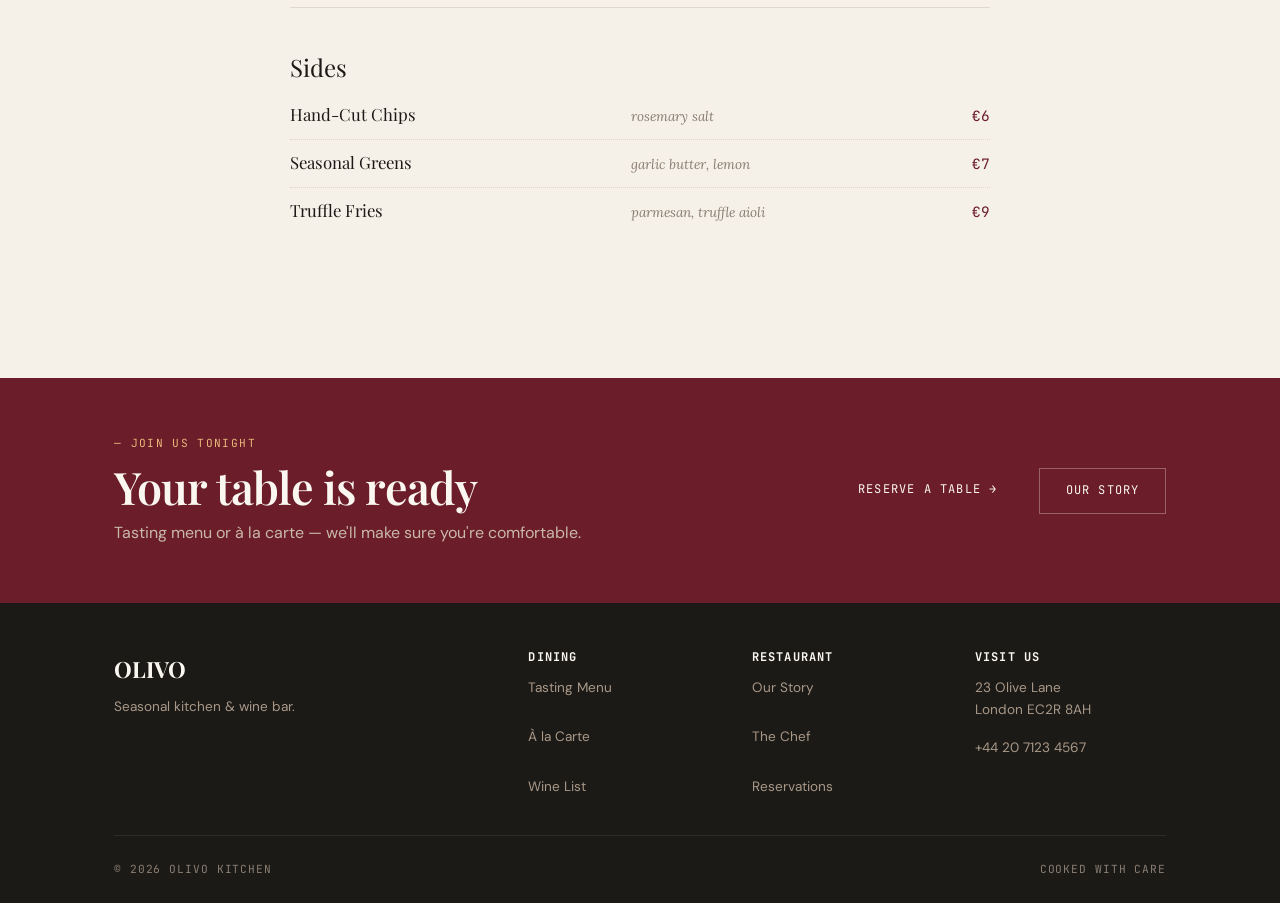
<file: menu.html>
<!DOCTYPE html>
<html lang="en">
<head>
  <meta charset="UTF-8" />
  <meta name="viewport" content="width=device-width, initial-scale=1.0" />
  <title>Menu — OLIVO Kitchen</title>
  <meta name="description" content="Seasonal tasting menu and à la carte at OLIVO. Market-driven, 7-course journey or individual plates." />
  <link rel="preconnect" href="https://fonts.googleapis.com" />
  <link rel="preconnect" href="https://fonts.gstatic.com" crossorigin />
  <link href="https://fonts.googleapis.com/css2?family=Playfair+Display:ital,wght@0,400;0,500;0,600;0,700;1,400;1,500&family=Lora:ital,wght@0,400;0,500;1,400;1,500&family=DM+Sans:wght@400;500;600;700&family=JetBrains+Mono:wght@400;500;600;700&display=swap" rel="stylesheet" />
  <link rel="stylesheet" href="assets/css/base.css" />
</head>
<body>

  <div class="reservation-bar">
    <div class="container">
      <span class="live">◆ OPEN TONIGHT</span>
      <span>Dinner 18:00–22:00 · Reservations recommended</span>
      <a href="contact.html">Reserve a Table →</a>
    </div>
  </div>

  <header class="sitehead">
    <div class="container">
      <a href="index.html" class="mark"><span class="glyph">O</span>OLIVO</a>
      <nav id="mainnav">
        <a href="index.html">Home</a>
        <a href="menu.html" class="active">Menu</a>
        <a href="about.html">Our Story</a>
        <a href="contact.html">Reservations</a>
      </nav>
      <a href="contact.html" class="cta">Reserve a Table</a>
      <button class="burger" id="burger" aria-label="Menu">☰</button>
    </div>
  </header>

  <section class="page-head">
    <div class="container">
      <span class="crumb"><a href="index.html">Home</a> / Menu</span>
      <h1>What we're&nbsp;cooking</h1>
      <p>Our menu changes with the market. What you see tonight may not be here tomorrow — that's the point.</p>
    </div>
  </section>

  <section class="readouts">
    <div class="container">
      <div class="cell reveal"><span class="per" data-count="7">0</span><span class="label">Courses tasting</span></div>
      <div class="cell reveal d1"><span class="per" data-count="85">0</span><span class="label">€ tasting menu</span></div>
      <div class="cell reveal d2"><span class="per" data-count="45">0</span><span class="label">€ wine pairing</span></div>
      <div class="cell reveal d3"><span class="per" data-count="40">0</span><span class="label">Wine labels</span></div>
    </div>
  </section>

  <!-- TASTING MENU -->
  <section class="section">
    <div class="container">
      <div class="tasting-menu">
        <span class="kicker">The Journey</span>
        <h2>7-course tasting&nbsp;menu</h2>
        <p style="font-family:var(--font-accent);font-style:italic;color:var(--muted);margin-bottom:2rem">€85 per person · Wine pairing +€45 · Available Wednesday–Saturday evenings</p>

        <div class="course reveal">
          <div class="course-title">Amuse-Bouche</div>
          <div class="course-subtitle">A gift from the kitchen</div>
          <div class="dish">
            <span class="dish-name">Chilled Cucumber Velouté</span>
            <span class="dish-desc">dill oil, smoked trout roe</span>
          </div>
        </div>

        <div class="course reveal d1">
          <div class="course-title">Entrée</div>
          <div class="course-subtitle">From the garden</div>
          <div class="dish">
            <span class="dish-name">Heritage Beetroot</span>
            <span class="dish-desc">goat cheese mousse, walnut crumble, aged balsamic</span>
            <span class="dish-tag">V</span>
          </div>
          <div class="dish">
            <span class="dish-name">Hand-Dived Scallops</span>
            <span class="dish-desc">cauliflower purée, caper &amp; raisin dressing</span>
          </div>
        </div>

        <div class="course reveal d2">
          <div class="course-title">Poisson</div>
          <div class="course-subtitle">From the sea</div>
          <div class="dish">
            <span class="dish-name">Line-Caught Sea Bass</span>
            <span class="dish-desc">fennel purée, citrus gremolata, charred leek</span>
          </div>
          <div class="dish">
            <span class="dish-name">Oyster Velouté</span>
            <span class="dish-desc">saffron, sea herbs, brioche crouton</span>
          </div>
        </div>

        <div class="course reveal d3">
          <div class="course-title">Viande</div>
          <div class="course-subtitle">From the farm</div>
          <div class="dish">
            <span class="dish-name">Heritage Pork Loin</span>
            <span class="dish-desc">apple cider jus, roasted root vegetables, thyme</span>
          </div>
          <div class="dish">
            <span class="dish-name">Lamb Rump</span>
            <span class="dish-desc">pistachio crust, courgette, olive tapenade</span>
          </div>
        </div>

        <div class="course reveal">
          <div class="course-title">Fromage</div>
          <div class="course-subtitle">Artisan selection</div>
          <div class="dish">
            <span class="dish-name">5 Artisan Cheeses</span>
            <span class="dish-desc">house chutney, sourdough crackers, honeycomb</span>
          </div>
        </div>

        <div class="course reveal d1">
          <div class="course-title">Dessert</div>
          <div class="course-subtitle">The sweet finish</div>
          <div class="dish">
            <span class="dish-name">Chocolate Fondant</span>
            <span class="dish-desc">Valrhona dark, salted caramel ice cream, cocoa nib tuile</span>
          </div>
          <div class="dish">
            <span class="dish-name">Seasonal Fruit Pavlova</span>
            <span class="dish-desc">passion fruit curd, fresh berries, vanilla cream</span>
            <span class="dish-tag">V</span>
          </div>
        </div>

        <div class="course reveal d2">
          <div class="course-title">Mignardises</div>
          <div class="course-subtitle">Petits fours with coffee</div>
          <div class="dish">
            <span class="dish-name">House-Made Petit Fours</span>
            <span class="dish-desc">chocolate truffles, candied orange, macarons</span>
          </div>
        </div>
      </div>
    </div>
  </section>

  <!-- À LA CARTE -->
  <section class="section section--wash">
    <div class="container">
      <div class="tasting-menu">
        <span class="kicker">À la Carte</span>
        <h2>Individual&nbsp;plates</h2>
        <p style="font-family:var(--font-accent);font-style:italic;color:var(--muted);margin-bottom:2rem">Available at the bar and for walk-ins · Wednesday–Saturday evenings</p>

        <div class="course reveal">
          <div class="course-title">To Start</div>
          <div class="dish">
            <span class="dish-name">Burrata</span>
            <span class="dish-desc">heirloom tomatoes, basil oil, aged balsamic</span>
            <span class="dish-price">€14</span>
          </div>
          <div class="dish">
            <span class="dish-name">Tuna Tartare</span>
            <span class="dish-desc">avocado, sesame, soy dressing, crispy wonton</span>
            <span class="dish-price">€16</span>
          </div>
          <div class="dish">
            <span class="dish-name">Soup of the Day</span>
            <span class="dish-desc">sourdough crouton, truffle oil</span>
            <span class="dish-price">€10</span>
            <span class="dish-tag">Ask your server</span>
          </div>
        </div>

        <div class="course reveal d1">
          <div class="course-title">Mains</div>
          <div class="dish">
            <span class="dish-name">Pan-Seared Salmon</span>
            <span class="dish-desc">dauphinoise, wilted spinach, dill beurre blanc</span>
            <span class="dish-price">€28</span>
          </div>
          <div class="dish">
            <span class="dish-name">Dry-Aged Ribeye</span>
            <span class="dish-desc">béarnaise, hand-cut chips, peppercorn sauce</span>
            <span class="dish-price">€36</span>
          </div>
          <div class="dish">
            <span class="dish-name">Wild Mushroom Risotto</span>
            <span class="dish-desc">parmesan crisp, truffle oil, micro herbs</span>
            <span class="dish-price">€22</span>
            <span class="dish-tag">V</span>
          </div>
        </div>

        <div class="course reveal d2">
          <div class="course-title">Sides</div>
          <div class="dish">
            <span class="dish-name">Hand-Cut Chips</span>
            <span class="dish-desc">rosemary salt</span>
            <span class="dish-price">€6</span>
          </div>
          <div class="dish">
            <span class="dish-name">Seasonal Greens</span>
            <span class="dish-desc">garlic butter, lemon</span>
            <span class="dish-price">€7</span>
          </div>
          <div class="dish">
            <span class="dish-name">Truffle Fries</span>
            <span class="dish-desc">parmesan, truffle aioli</span>
            <span class="dish-price">€9</span>
          </div>
        </div>
      </div>
    </div>
  </section>

  <!-- CTA -->
  <section class="cta-band">
    <div class="container">
      <div>
        <span class="kicker">Join Us Tonight</span>
        <h2>Your table&nbsp;is ready</h2>
        <p>Tasting menu or à la carte — we'll make sure you're comfortable.</p>
      </div>
      <div class="actions">
        <a href="contact.html" class="btn-primary">Reserve a Table →</a>
        <a href="about.html" class="btn-ghost">Our Story</a>
      </div>
    </div>
  </section>

  <footer class="footer">
    <div class="container">
      <div class="footer-grid">
        <div><div class="brand">OLIVO</div><p>Seasonal kitchen & wine bar.</p></div>
        <div><h4>Dining</h4><a href="menu.html">Tasting Menu</a><br /><a href="menu.html">À la Carte</a><br /><a href="menu.html">Wine List</a></div>
        <div><h4>Restaurant</h4><a href="about.html">Our Story</a><br /><a href="about.html">The Chef</a><br /><a href="contact.html">Reservations</a></div>
        <div><h4>Visit Us</h4><p>23 Olive Lane<br />London EC2R 8AH</p><a href="tel:+442071234567">+44 20 7123 4567</a></div>
      </div>
      <div class="base">
        <span>© <span data-year></span> OLIVO Kitchen</span>
        <span>Cooked with care</span>
      </div>
    </div>
  </footer>
  <script src="assets/js/main.js"></script>
</body>
</html>
</file>
<file: assets/css/base.css>
/* ═══════════════════════════════════════════════════════════
   OLIVO — Restaurant & Hospitality Design System
   Thesis: "A chef's tasting menu — every section is a course"
   Playfair Display + Lora + DM Sans
   Deep burgundy + warm amber + cream on charcoal
   ═══════════════════════════════════════════════════════════ */

/* ── Tokens ── */
:root {
  --font-display: 'Playfair Display', Georgia, serif;
  --font-body: 'DM Sans', system-ui, sans-serif;
  --font-accent: 'Lora', Georgia, serif;
  --font-mono: 'JetBrains Mono', monospace;

  --burgundy:    #6B1D2A;
  --burgundy-d:  #4A1019;
  --amber:       #D4944A;
  --amber-light: #E8B87A;
  --cream:       #FAF6F0;
  --cream-d:     #F0EAE0;
  --charcoal:    #1C1A17;
  --charcoal-l:  #2A2722;
  --warm-gray:   #A89888;
  --warm-gray-l: #C8B8A8;
  --wine:        #8B2240;
  --olive:       #5A6B3C;
  --bg:          #FAF6F0;
  --surface:     #FFFFFF;
  --wash:        #F5F0E8;
  --heading:     #1C1A17;
  --body:        #3D3830;
  --muted:       #8A7E72;
  --border:      #E0D8CC;
  --accent:      var(--burgundy);
}

/* ── Reset ── */
*, *::before, *::after { box-sizing: border-box; margin: 0; padding: 0; }
html { scroll-behavior: smooth; }
body {
  font-family: var(--font-body);
  font-size: 1rem;
  line-height: 1.65;
  color: var(--body);
  background: var(--bg);
  -webkit-font-smoothing: antialiased;
}
img { max-width: 100%; height: auto; display: block; }
a { color: var(--accent); text-decoration: none; transition: color .2s; }
a:hover { color: var(--burgundy); }

/* ── Typography ── */
h1, h2, h3, h4 {
  font-family: var(--font-display);
  color: var(--heading);
  line-height: 1.15;
  letter-spacing: -0.02em;
}
h1 { font-size: clamp(2.4rem, 5vw, 4rem); font-weight: 700; }
h2 { font-size: clamp(1.8rem, 3.5vw, 2.8rem); font-weight: 600; }
h3 { font-size: clamp(1.2rem, 2vw, 1.5rem); font-weight: 600; }
p { margin-bottom: 1rem; }

.eyebrow, .kicker {
  font-family: var(--font-mono);
  font-size: 0.7rem;
  text-transform: uppercase;
  letter-spacing: 0.12em;
  color: var(--burgundy);
  display: block;
  margin-bottom: 0.5rem;
}
.kicker::before { content: '— '; }

.label {
  font-family: var(--font-mono);
  font-size: 0.72rem;
  text-transform: uppercase;
  letter-spacing: 0.1em;
  color: var(--muted);
  display: block;
}

/* ── Layout ── */
.container { max-width: 1100px; margin: 0 auto; padding: 0 1.5rem; }
.section { padding: 4rem 0; }
.section--wash { background: var(--wash); }
.section--dark { background: var(--charcoal); color: var(--cream); }
.section--dark h2, .section--dark h3, .section--dark .kicker { color: var(--cream); }
.section--dark .kicker { color: var(--amber); }

/* ── Reservation Bar (top) ── */
.reservation-bar {
  background: var(--burgundy);
  color: var(--cream);
  padding: 0.55rem 0;
  font-family: var(--font-mono);
  font-size: 0.75rem;
  letter-spacing: 0.05em;
}
.reservation-bar .container {
  display: flex;
  justify-content: space-between;
  align-items: center;
}
.reservation-bar a { color: var(--amber-light); }
.reservation-bar .live {
  color: var(--amber-light);
  font-weight: 600;
}

/* ── Header ── */
.sitehead {
  background: var(--surface);
  border-bottom: 1px solid var(--border);
  position: sticky;
  top: 0;
  z-index: 100;
}
.sitehead .container {
  display: flex;
  align-items: center;
  justify-content: space-between;
  padding-top: 0.8rem;
  padding-bottom: 0.8rem;
}
.sitehead .mark {
  font-family: var(--font-display);
  font-size: 1.6rem;
  font-weight: 700;
  color: var(--heading);
  display: flex;
  align-items: center;
  gap: 0.5rem;
}
.sitehead .glyph {
  display: inline-flex;
  align-items: center;
  justify-content: center;
  width: 2rem;
  height: 2rem;
  background: var(--burgundy);
  color: var(--cream);
  font-size: 1rem;
  font-family: var(--font-display);
}
.sitehead nav a {
  font-family: var(--font-body);
  font-size: 0.82rem;
  font-weight: 500;
  color: var(--muted);
  margin-left: 1.5rem;
  transition: color .2s;
}
.sitehead nav a:hover, .sitehead nav a.active { color: var(--burgundy); }
.sitehead .cta {
  font-family: var(--font-mono);
  font-size: 0.72rem;
  text-transform: uppercase;
  letter-spacing: 0.08em;
  background: var(--burgundy);
  color: var(--cream);
  padding: 0.6rem 1.2rem;
  border: none;
  cursor: pointer;
  transition: background .2s;
}
.sitehead .cta:hover { background: var(--burgundy-d); color: var(--cream); }
.burger { display: none; background: none; border: none; font-size: 1.4rem; cursor: pointer; color: var(--heading); }

/* ── Hero — Full-bleed tasting menu opening ── */
.hero-tasting {
  position: relative;
  min-height: 70vh;
  display: flex;
  align-items: center;
  background: var(--charcoal);
  overflow: hidden;
}
.hero-tasting .bg {
  position: absolute; inset: 0;
  background-size: cover;
  background-position: center;
  opacity: 0.55;
}
.hero-tasting .content {
  position: relative;
  z-index: 2;
  max-width: 600px;
  padding: 3rem 0;
}
.hero-tasting .course-number {
  font-family: var(--font-mono);
  font-size: 0.7rem;
  text-transform: uppercase;
  letter-spacing: 0.15em;
  color: var(--amber);
  margin-bottom: 1rem;
}
.hero-tasting h1 {
  color: var(--cream);
  font-size: clamp(2.8rem, 6vw, 4.5rem);
  margin-bottom: 1rem;
}
.hero-tasting h1 em {
  font-style: italic;
  color: var(--amber);
}
.hero-tasting .lead {
  font-family: var(--font-accent);
  font-size: 1.1rem;
  line-height: 1.7;
  color: var(--warm-gray-l);
  margin-bottom: 2rem;
}
.hero-actions { display: flex; gap: 1rem; flex-wrap: wrap; }
.hero-tasting .spec-box {
  margin-top: 2rem;
  padding: 1rem;
  border: 1px solid rgba(255,255,255,0.15);
  font-family: var(--font-mono);
  font-size: 0.75rem;
  color: var(--warm-gray);
  line-height: 1.8;
}
.hero-tasting .spec-label {
  color: var(--amber);
  text-transform: uppercase;
  letter-spacing: 0.1em;
  font-size: 0.65rem;
}

/* ── Menu Course Strip (horizontal scroll) ── */
.course-strip {
  background: var(--charcoal);
  border-top: 1px solid rgba(255,255,255,0.08);
  border-bottom: 1px solid rgba(255,255,255,0.08);
  overflow-x: auto;
  white-space: nowrap;
  padding: 0.8rem 0;
}
.course-strip .container {
  display: flex;
  gap: 2.5rem;
  font-family: var(--font-mono);
  font-size: 0.72rem;
  letter-spacing: 0.08em;
  text-transform: uppercase;
  color: var(--warm-gray);
}
.course-strip .item {
  display: flex;
  align-items: center;
  gap: 0.5rem;
}
.course-strip .item span { color: var(--amber); }

/* ── Readouts ── */
.readouts {
  background: var(--burgundy);
  padding: 2rem 0;
}
.readouts .container {
  display: grid;
  grid-template-columns: repeat(4, 1fr);
  gap: 1rem;
  text-align: center;
}
.readouts .cell { color: var(--cream); }
.readouts .per {
  font-family: var(--font-display);
  font-size: clamp(1.8rem, 3vw, 2.6rem);
  font-weight: 700;
  display: block;
  color: var(--amber-light);
}
.readouts .label {
  color: var(--warm-gray-l);
  font-size: 0.65rem;
  margin-top: 0.25rem;
}

/* ── Page Head ── */
.page-head {
  background: var(--charcoal);
  padding: 4rem 0 2rem;
}
.page-head .crumb {
  font-family: var(--font-mono);
  font-size: 0.72rem;
  color: var(--warm-gray);
  text-transform: uppercase;
  letter-spacing: 0.1em;
  display: block;
  margin-bottom: 1rem;
}
.page-head .crumb a { color: var(--amber); }
.page-head h1 { color: var(--cream); margin-bottom: 0.5rem; }
.page-head p { color: var(--warm-gray-l); font-family: var(--font-accent); max-width: 600px; }

/* ── Tasting Menu (menu display) ── */
.tasting-menu {
  max-width: 700px;
  margin: 0 auto;
}
.course {
  margin-bottom: 2.5rem;
  padding-bottom: 2.5rem;
  border-bottom: 1px solid var(--border);
}
.course:last-child { border-bottom: none; }
.course-title {
  font-family: var(--font-display);
  font-size: 1.5rem;
  color: var(--heading);
  margin-bottom: 0.25rem;
}
.course-subtitle {
  font-family: var(--font-accent);
  font-style: italic;
  color: var(--muted);
  font-size: 0.9rem;
  margin-bottom: 1.2rem;
}
.dish {
  display: flex;
  justify-content: space-between;
  align-items: baseline;
  padding: 0.6rem 0;
  border-bottom: 1px dotted var(--border);
}
.dish:last-child { border-bottom: none; }
.dish-name {
  font-family: var(--font-display);
  font-size: 1.05rem;
  color: var(--heading);
  flex: 1;
}
.dish-desc {
  font-family: var(--font-accent);
  font-style: italic;
  font-size: 0.85rem;
  color: var(--muted);
  flex: 1;
  padding: 0 1rem;
}
.dish-price {
  font-family: var(--font-mono);
  font-size: 0.9rem;
  color: var(--burgundy);
  white-space: nowrap;
}
.dish-tag {
  font-family: var(--font-mono);
  font-size: 0.6rem;
  text-transform: uppercase;
  letter-spacing: 0.08em;
  color: var(--olive);
  background: rgba(90,107,60,0.08);
  padding: 0.15rem 0.4rem;
  margin-left: 0.5rem;
  white-space: nowrap;
}

/* ── Feature Split ── */
.feature {
  display: grid;
  grid-template-columns: 1fr 1fr;
  gap: 3rem;
  align-items: center;
}
.feature .frame {
  overflow: hidden;
  border: 1px solid var(--border);
}
.feature .frame img {
  width: 100%;
  transition: transform 0.5s ease;
}
.feature .frame:hover img {
  transform: scale(1.03);
}

/* ── Services / Menu Grid ── */
.menu-grid {
  display: grid;
  grid-template-columns: repeat(3, 1fr);
  gap: 1.5rem;
}
.menu-card {
  background: var(--surface);
  border: 1px solid var(--border);
  padding: 1.5rem;
  transition: border-color 0.3s;
}
.menu-card:hover { border-color: var(--burgundy); }
.menu-card .frame {
  overflow: hidden;
  margin-bottom: 1rem;
  border: 1px solid var(--border);
}
.menu-card .frame img {
  width: 100%;
  aspect-ratio: 4/3;
  object-fit: cover;
  transition: transform 0.4s ease;
}
.menu-card:hover .frame img { transform: scale(1.04); }
.menu-card h3 {
  font-size: 1.1rem;
  margin-bottom: 0.3rem;
}
.menu-card .price {
  font-family: var(--font-mono);
  font-size: 1rem;
  color: var(--burgundy);
  font-weight: 600;
  margin-bottom: 0.5rem;
}
.menu-card p {
  font-size: 0.88rem;
  color: var(--muted);
  line-height: 1.6;
  margin: 0;
}

/* ── Feature grid (alternating) ── */
.feature-grid {
  display: grid;
  grid-template-columns: 1fr 1fr;
  gap: 3rem;
  align-items: center;
}
.feature-grid.reverse { direction: rtl; }
.feature-grid.reverse > * { direction: ltr; }

/* ── Gallery (mosaic) ── */
.gallery-mosaic {
  display: grid;
  grid-template-columns: repeat(3, 1fr);
  grid-auto-rows: 200px;
  gap: 0.75rem;
}
.gallery-mosaic .item {
  overflow: hidden;
  border: 1px solid var(--border);
}
.gallery-mosaic .item.wide { grid-column: span 2; }
.gallery-mosaic .item.tall { grid-row: span 2; }
.gallery-mosaic .item img {
  width: 100%;
  height: 100%;
  object-fit: cover;
  transition: transform 0.5s ease;
}
.gallery-mosaic .item:hover img { transform: scale(1.05); }

/* ── Testimonials ── */
.testimonials-grid {
  display: grid;
  grid-template-columns: repeat(3, 1fr);
  gap: 1.5rem;
}
.testimonial {
  background: var(--surface);
  border: 1px solid var(--border);
  padding: 1.5rem;
  position: relative;
}
.testimonial::before {
  content: '"';
  font-family: var(--font-display);
  font-size: 3rem;
  color: var(--burgundy);
  opacity: 0.2;
  position: absolute;
  top: 0.5rem;
  left: 1rem;
  line-height: 1;
}
.testimonial .stars {
  color: var(--amber);
  font-size: 0.8rem;
  margin-bottom: 0.5rem;
}
.testimonial p {
  font-family: var(--font-accent);
  font-style: italic;
  font-size: 0.92rem;
  line-height: 1.7;
  color: var(--body);
  margin-bottom: 0.75rem;
}
.testimonial .author {
  font-family: var(--font-mono);
  font-size: 0.7rem;
  text-transform: uppercase;
  letter-spacing: 0.08em;
  color: var(--muted);
}

/* ── Hours Strip ── */
.hours-strip {
  background: var(--charcoal);
  padding: 2rem 0;
  text-align: center;
}
.hours-strip .container {
  display: flex;
  justify-content: center;
  gap: 3rem;
  flex-wrap: wrap;
}
.hours-strip .day {
  font-family: var(--font-mono);
  font-size: 0.72rem;
  text-transform: uppercase;
  letter-spacing: 0.1em;
  color: var(--warm-gray);
}
.hours-strip .time {
  font-family: var(--font-display);
  font-size: 1rem;
  color: var(--cream);
  margin-top: 0.25rem;
}

/* ── Pricing / Tiers ── */
.pricing-grid {
  display: grid;
  grid-template-columns: repeat(3, 1fr);
  gap: 1.5rem;
  margin-top: 1.5rem;
}
.plan {
  background: var(--surface);
  border: 1px solid var(--border);
  padding: 2rem;
  text-align: center;
}
.plan--featured {
  background: var(--burgundy);
  color: var(--cream);
  border-color: var(--burgundy);
}
.plan--featured h3, .plan--featured .price, .plan--featured .eyebrow { color: var(--cream); }
.plan .eyebrow { font-size: 0.65rem; color: var(--muted); }
.plan--featured .eyebrow { color: var(--amber-light); }
.plan .price {
  font-family: var(--font-display);
  font-size: 2rem;
  font-weight: 700;
  color: var(--heading);
  margin: 0.5rem 0 0.25rem;
}
.plan .per {
  font-family: var(--font-mono);
  font-size: 0.72rem;
  color: var(--muted);
  display: block;
  margin-bottom: 1rem;
}
.plan ul {
  list-style: none;
  text-align: left;
  margin-bottom: 1.5rem;
}
.plan ul li {
  padding: 0.4rem 0;
  font-size: 0.88rem;
  border-bottom: 1px dotted var(--border);
}
.plan--featured ul li { border-color: rgba(255,255,255,0.2); }

/* ── Buttons ── */
.btn-primary {
  display: inline-block;
  font-family: var(--font-mono);
  font-size: 0.75rem;
  text-transform: uppercase;
  letter-spacing: 0.1em;
  background: var(--burgundy);
  color: var(--cream);
  padding: 0.75rem 1.6rem;
  border: none;
  cursor: pointer;
  transition: background 0.2s;
  text-decoration: none;
}
.btn-primary:hover { background: var(--burgundy-d); color: var(--cream); }
.btn-ghost {
  display: inline-block;
  font-family: var(--font-mono);
  font-size: 0.75rem;
  text-transform: uppercase;
  letter-spacing: 0.1em;
  background: transparent;
  color: var(--cream);
  padding: 0.75rem 1.6rem;
  border: 1px solid rgba(255,255,255,0.3);
  cursor: pointer;
  transition: all 0.2s;
  text-decoration: none;
}
.btn-ghost:hover { border-color: var(--cream); color: var(--cream); }
.link {
  font-family: var(--font-mono);
  font-size: 0.78rem;
  text-transform: uppercase;
  letter-spacing: 0.08em;
  color: var(--burgundy);
  border-bottom: 1px solid var(--burgundy);
  padding-bottom: 1px;
  transition: opacity 0.2s;
}
.link:hover { opacity: 0.7; }
.btn-wide { width: 100%; text-align: center; }

/* ── CTA Band ── */
.cta-band {
  background: var(--burgundy);
  padding: 3.5rem 0;
}
.cta-band .container {
  display: flex;
  justify-content: space-between;
  align-items: center;
  gap: 2rem;
}
.cta-band h2 { color: var(--cream); margin-bottom: 0.5rem; }
.cta-band .kicker { color: var(--amber-light); }
.cta-band p { color: var(--warm-gray-l); margin: 0; }
.cta-band .actions { display: flex; gap: 1rem; flex-wrap: wrap; }

/* ── Footer ── */
.footer {
  background: var(--charcoal);
  color: var(--warm-gray);
  padding: 3rem 0 1.5rem;
  font-size: 0.85rem;
}
.footer-grid {
  display: grid;
  grid-template-columns: 2fr 1fr 1fr 1fr;
  gap: 2rem;
  padding-bottom: 2rem;
  border-bottom: 1px solid rgba(255,255,255,0.08);
}
.footer .brand {
  font-family: var(--font-display);
  font-size: 1.4rem;
  font-weight: 700;
  color: var(--cream);
  margin-bottom: 0.5rem;
}
.footer h4 {
  color: var(--cream);
  font-size: 0.75rem;
  font-family: var(--font-mono);
  text-transform: uppercase;
  letter-spacing: 0.1em;
  margin-bottom: 0.75rem;
}
.footer a {
  color: var(--warm-gray);
  font-size: 0.85rem;
  display: block;
  margin-bottom: 0.3rem;
}
.footer a:hover { color: var(--amber); }
.footer .base {
  display: flex;
  justify-content: space-between;
  padding-top: 1.5rem;
  font-family: var(--font-mono);
  font-size: 0.7rem;
  text-transform: uppercase;
  letter-spacing: 0.08em;
  color: var(--muted);
}

/* ── Forms ── */
.form-row {
  display: grid;
  grid-template-columns: 1fr 1fr;
  gap: 1rem;
  margin-bottom: 1rem;
}
.field label {
  font-family: var(--font-mono);
  font-size: 0.72rem;
  text-transform: uppercase;
  letter-spacing: 0.08em;
  color: var(--muted);
  display: block;
  margin-bottom: 0.3rem;
}
.field input, .field select, .field textarea {
  width: 100%;
  padding: 0.7rem 0.8rem;
  font-family: var(--font-body);
  font-size: 0.9rem;
  border: 1px solid var(--border);
  background: var(--surface);
  color: var(--heading);
  outline: none;
  transition: border-color 0.2s;
}
.field input:focus, .field select:focus, .field textarea:focus {
  border-color: var(--burgundy);
}
.field textarea { resize: vertical; }
.error {
  font-family: var(--font-mono);
  font-size: 0.68rem;
  color: var(--wine);
  display: block;
  margin-top: 0.2rem;
  min-height: 1rem;
}

/* ── Scroll reveal ── */
.reveal {
  opacity: 0;
  transform: translateY(18px);
  transition: opacity 0.6s ease, transform 0.6s ease;
}
.reveal.visible { opacity: 1; transform: translateY(0); }
.reveal.d1 { transition-delay: 0.1s; }
.reveal.d2 { transition-delay: 0.2s; }
.reveal.d3 { transition-delay: 0.3s; }

/* ── Responsive ── */
@media (max-width: 768px) {
  .sitehead nav { display: none; }
  .sitehead nav.open {
    display: flex;
    flex-direction: column;
    position: absolute;
    top: 100%;
    left: 0;
    right: 0;
    background: var(--surface);
    padding: 1rem 1.5rem;
    border-bottom: 1px solid var(--border);
    z-index: 99;
  }
  .sitehead nav.open a { margin: 0.5rem 0; }
  .sitehead .cta { display: none; }
  .burger { display: block; }
  .hero-tasting { min-height: 50vh; }
  .readouts .container { grid-template-columns: repeat(2, 1fr); }
  .feature, .feature-grid { grid-template-columns: 1fr; }
  .menu-grid { grid-template-columns: 1fr; }
  .testimonials-grid { grid-template-columns: 1fr; }
  .pricing-grid { grid-template-columns: 1fr; }
  .footer-grid { grid-template-columns: 1fr 1fr; }
  .cta-band .container { flex-direction: column; text-align: center; }
  .cta-band .actions { justify-content: center; }
  .gallery-mosaic { grid-template-columns: 1fr 1fr; }
  .gallery-mosaic .item.wide { grid-column: span 1; }
  .form-row { grid-template-columns: 1fr; }
  .hours-strip .container { flex-direction: column; gap: 1rem; }
}

@media (max-width: 480px) {
  .footer-grid { grid-template-columns: 1fr; }
  .readouts .container { grid-template-columns: 1fr 1fr; }
  .gallery-mosaic { grid-template-columns: 1fr; }
}

@media (prefers-reduced-motion: reduce) {
  .reveal { opacity: 1; transform: none; transition: none; }
  .feature .frame img, .menu-card .frame img, .gallery-mosaic .item img { transition: none; }
}
</file>
